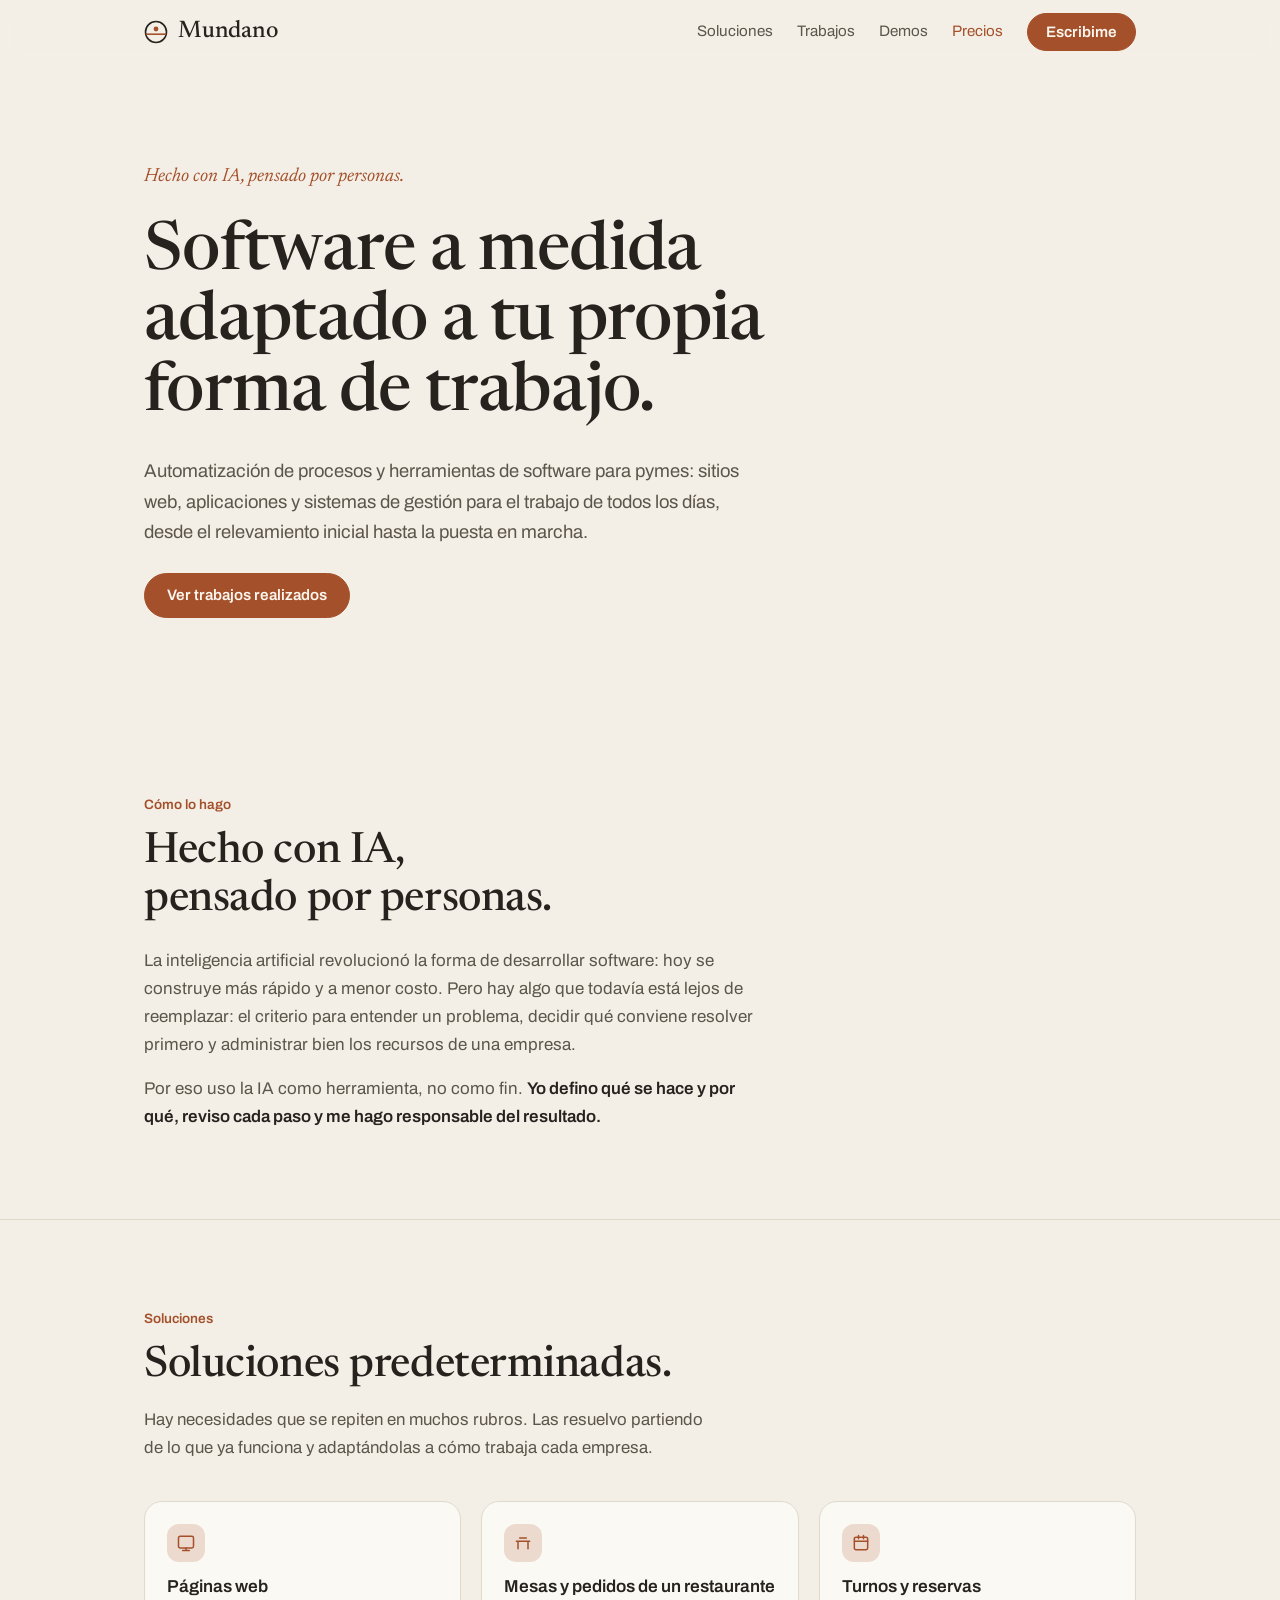
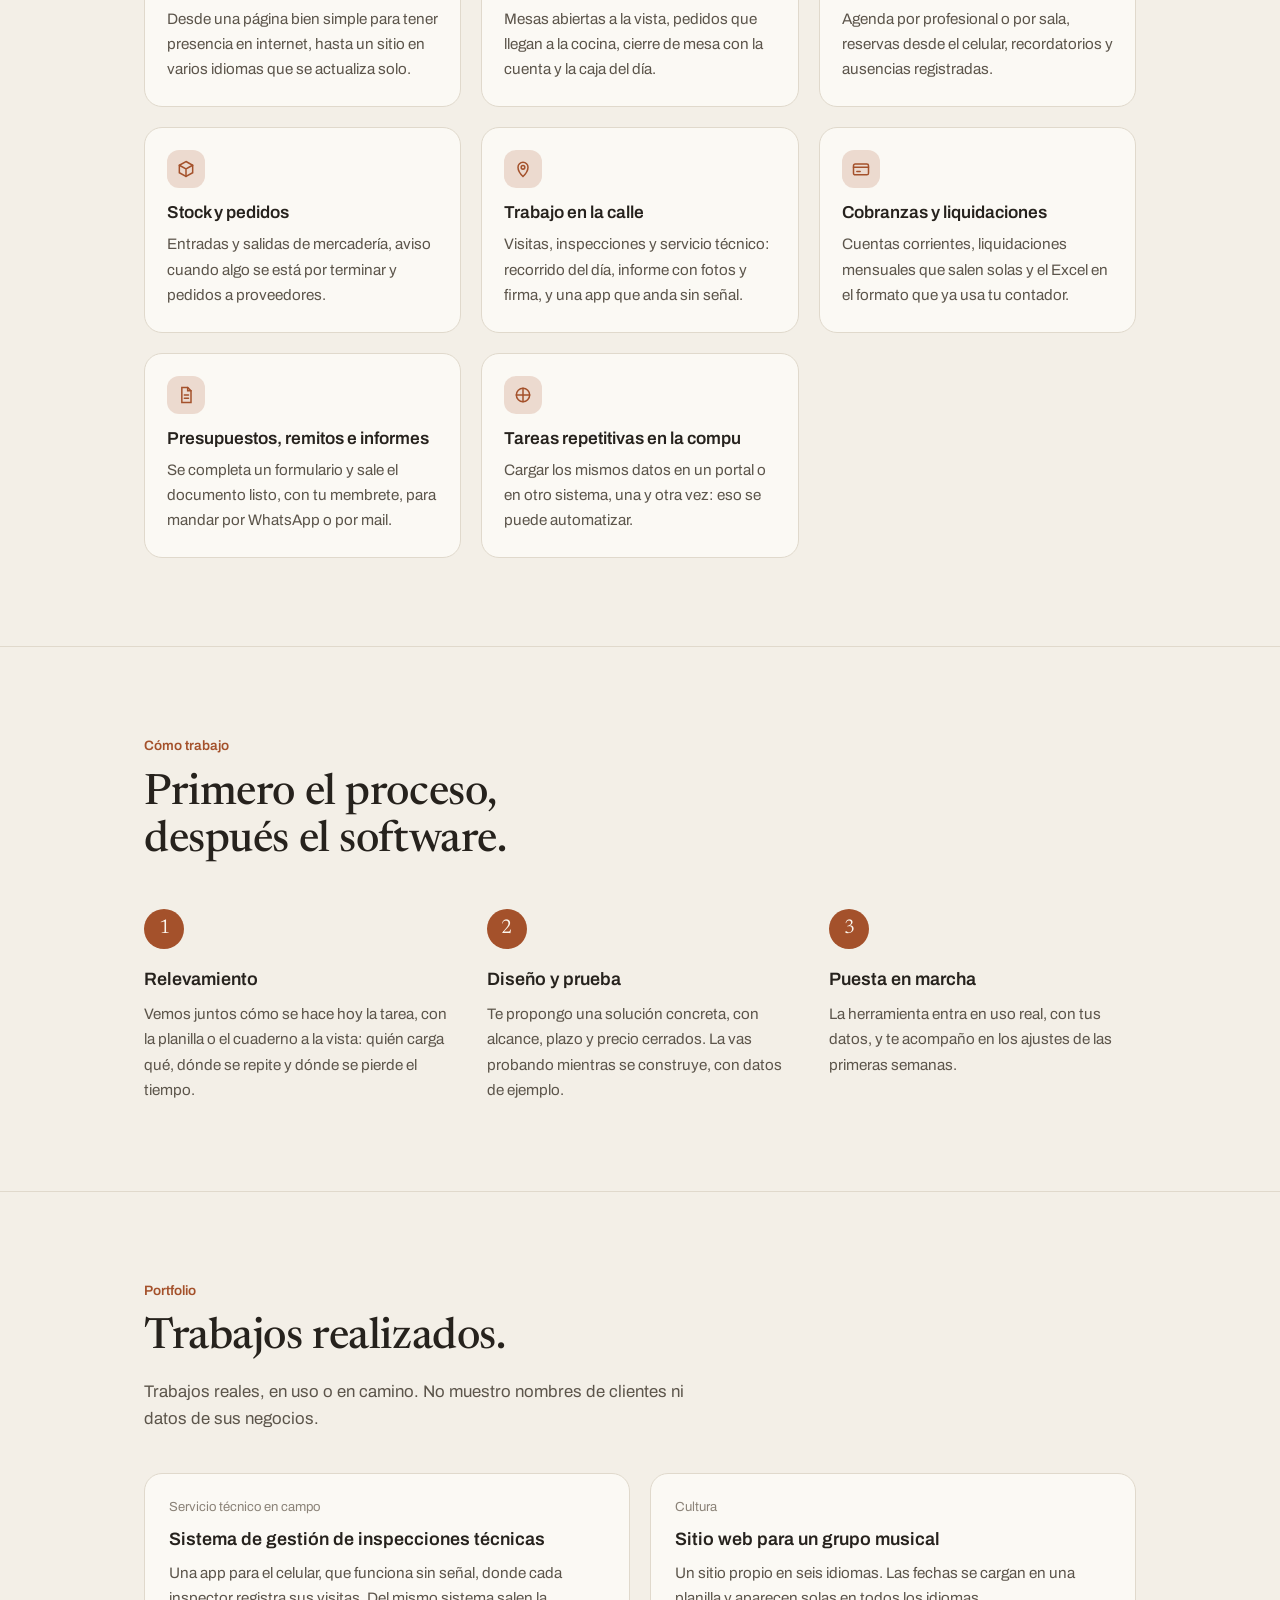
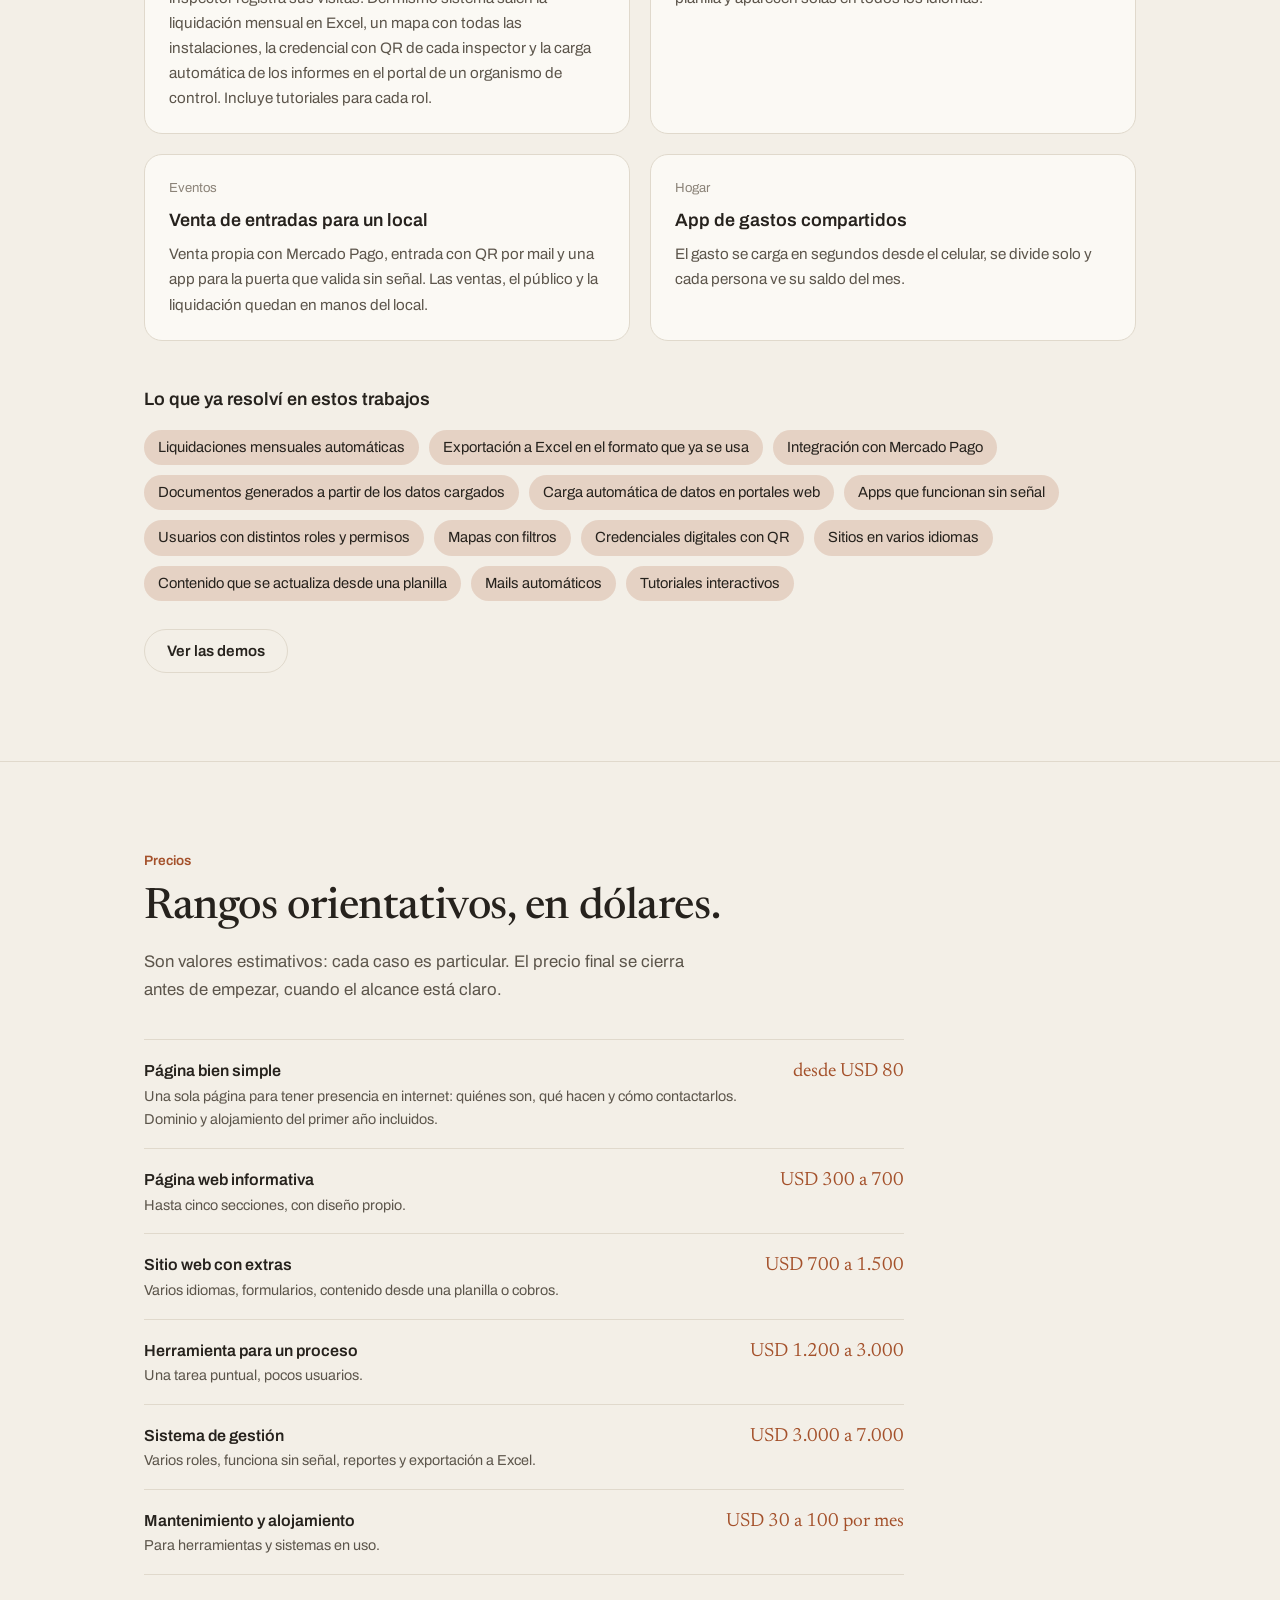
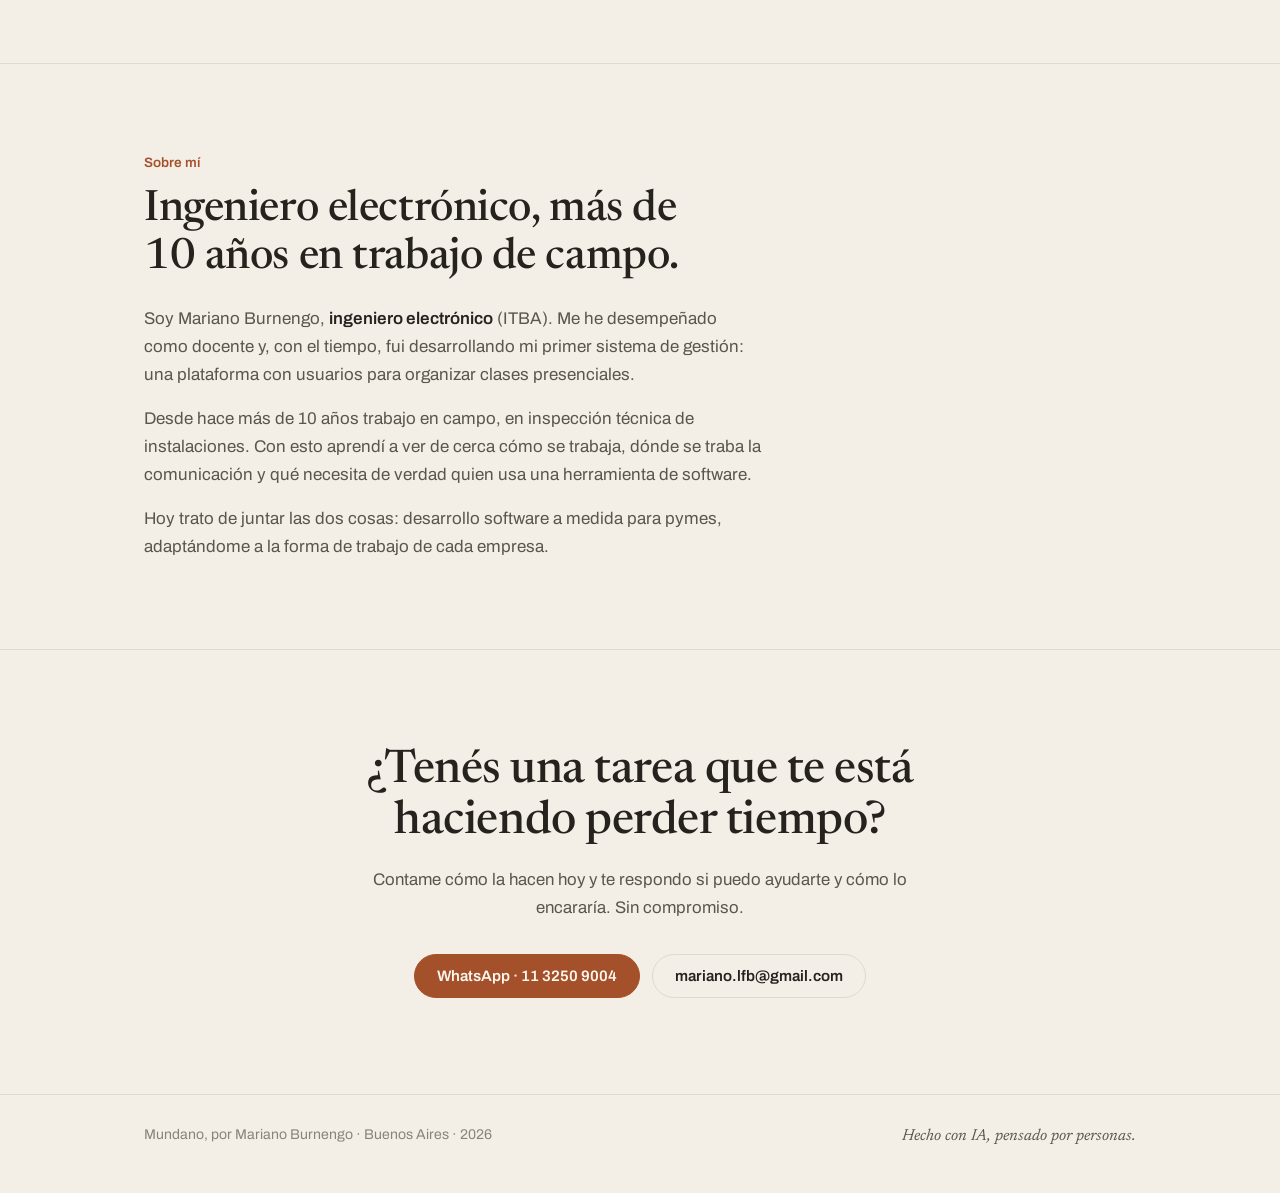
<file: index.html>
<!doctype html>
<html lang="es">
<head>
<meta charset="utf-8">
<meta name="viewport" content="width=device-width, initial-scale=1">
<title>Mundano · Software a medida para pymes</title>
<meta name="description" content="Mundano, por Mariano Burnengo. Automatización de procesos y software a medida para pymes, adaptado a la forma de trabajo de cada empresa. Hecho con IA, pensado por personas.">
<link rel="icon" href="icono.svg" type="image/svg+xml">
<link rel="apple-touch-icon" href="icono-180.png">
<meta name="theme-color" content="#f3efe7">
<meta property="og:type" content="website">
<meta property="og:locale" content="es_AR">
<meta property="og:site_name" content="Mundano">
<meta property="og:url" content="https://marianolfb.github.io/">
<meta property="og:title" content="Mundano · Software a medida adaptado a tu propia forma de trabajo.">
<meta property="og:description" content="Automatización de procesos y software a medida para pymes, por Mariano Burnengo. Hecho con IA, pensado por personas.">
<meta property="og:image" content="https://marianolfb.github.io/compartir.png">
<meta property="og:image:width" content="1200">
<meta property="og:image:height" content="630">
<meta property="og:image:alt" content="Mundano, por Mariano Burnengo">
<meta name="twitter:card" content="summary_large_image">
<link rel="stylesheet" href="https://fonts.googleapis.com/css2?family=Archivo:wght@400;500;600;700&family=Newsreader:ital,opsz,wght@0,6..72,400;0,6..72,500;1,6..72,400;1,6..72,500&display=swap">
<link rel="stylesheet" href="estilo.css">
</head>
<body>

<header class="cabeza">
  <div class="wrap">
    <a class="marca" href="#top" aria-label="Mundano, inicio">
      <svg viewBox="0 0 24 24" aria-hidden="true"><circle cx="12" cy="12" r="10.5" fill="none" stroke="currentColor" stroke-width="1.6"/><path d="M1.8 14.2h20.4" stroke="var(--tierra)" stroke-width="1.6"/><circle cx="12" cy="9" r="2.4" fill="var(--tierra)"/></svg>
      Mundano
    </a>
    <nav class="nav" aria-label="Secciones">
      <a href="#soluciones">Soluciones</a>
      <a href="#trabajos">Trabajos</a>
      <a href="demos.html">Demos</a>
      <a href="#precios">Precios</a>
      <a class="btn" href="#contacto">Escribime</a>
    </nav>
  </div>
</header>

<main id="top">

  <section class="wrap portada">
    <p class="lema">Hecho con IA, pensado por personas.</p>
    <h1 class="serif">Software a medida adaptado a tu propia forma de trabajo.</h1>
    <p class="bajada">Automatización de procesos y herramientas de software para pymes: sitios web, aplicaciones y sistemas de gestión para el trabajo de todos los días, desde el relevamiento inicial hasta la puesta en marcha.</p>
    <div class="acciones">
      <a class="btn" href="#trabajos">Ver trabajos realizados</a>
    </div>
  </section>

  <section class="sec" id="ia">
    <div class="wrap">
      <p class="etiqueta">Cómo lo hago</p>
      <h2 class="serif">Hecho con IA, pensado por personas.</h2>
      <div class="texto">
        <p>La inteligencia artificial revolucionó la forma de desarrollar software: hoy se construye más rápido y a menor costo. Pero hay algo que todavía está lejos de reemplazar: el criterio para entender un problema, decidir qué conviene resolver primero y administrar bien los recursos de una empresa.</p>
        <p>Por eso uso la IA como herramienta, no como fin. <strong>Yo defino qué se hace y por qué, reviso cada paso y me hago responsable del resultado.</strong></p>
      </div>
    </div>
  </section>

  <section class="sec" id="soluciones">
    <div class="wrap">
      <p class="etiqueta">Soluciones</p>
      <h2 class="serif">Soluciones predeterminadas.</h2>
      <p class="intro">Hay necesidades que se repiten en muchos rubros. Las resuelvo partiendo de lo que ya funciona y adaptándolas a cómo trabaja cada empresa.</p>
      <div class="grilla">
        <div class="tarjeta">
          <div class="icono"><svg viewBox="0 0 24 24" fill="none" stroke="currentColor" stroke-width="1.8" stroke-linecap="round"><rect x="3" y="4" width="18" height="14" rx="2"/><path d="M8 21h8M12 18v3"/></svg></div>
          <h3>Páginas web</h3>
          <p>Desde una página bien simple para tener presencia en internet, hasta un sitio en varios idiomas que se actualiza solo.</p>
        </div>
        <div class="tarjeta">
          <div class="icono"><svg viewBox="0 0 24 24" fill="none" stroke="currentColor" stroke-width="1.8" stroke-linecap="round"><path d="M4 10h16M6 10v9M18 10v9M8 6h8"/></svg></div>
          <h3>Mesas y pedidos de un restaurante</h3>
          <p>Mesas abiertas a la vista, pedidos que llegan a la cocina, cierre de mesa con la cuenta y la caja del día.</p>
        </div>
        <div class="tarjeta">
          <div class="icono"><svg viewBox="0 0 24 24" fill="none" stroke="currentColor" stroke-width="1.8" stroke-linecap="round"><rect x="4" y="5" width="16" height="15" rx="2"/><path d="M4 10h16M9 3v4M15 3v4"/></svg></div>
          <h3>Turnos y reservas</h3>
          <p>Agenda por profesional o por sala, reservas desde el celular, recordatorios y ausencias registradas.</p>
        </div>
        <div class="tarjeta">
          <div class="icono"><svg viewBox="0 0 24 24" fill="none" stroke="currentColor" stroke-width="1.8" stroke-linecap="round"><path d="M12 3l8 4.5v9L12 21l-8-4.5v-9z"/><path d="M4 7.5l8 4.5 8-4.5M12 12v9"/></svg></div>
          <h3>Stock y pedidos</h3>
          <p>Entradas y salidas de mercadería, aviso cuando algo se está por terminar y pedidos a proveedores.</p>
        </div>
        <div class="tarjeta">
          <div class="icono"><svg viewBox="0 0 24 24" fill="none" stroke="currentColor" stroke-width="1.8" stroke-linecap="round"><path d="M12 21s-6-5.5-6-11a6 6 0 0 1 12 0c0 5.5-6 11-6 11z"/><circle cx="12" cy="10" r="2.2"/></svg></div>
          <h3>Trabajo en la calle</h3>
          <p>Visitas, inspecciones y servicio técnico: recorrido del día, informe con fotos y firma, y una app que anda sin señal.</p>
        </div>
        <div class="tarjeta">
          <div class="icono"><svg viewBox="0 0 24 24" fill="none" stroke="currentColor" stroke-width="1.8" stroke-linecap="round"><rect x="3" y="6" width="18" height="13" rx="2"/><path d="M3 10h18M7 15h4"/></svg></div>
          <h3>Cobranzas y liquidaciones</h3>
          <p>Cuentas corrientes, liquidaciones mensuales que salen solas y el Excel en el formato que ya usa tu contador.</p>
        </div>
        <div class="tarjeta">
          <div class="icono"><svg viewBox="0 0 24 24" fill="none" stroke="currentColor" stroke-width="1.8" stroke-linecap="round"><path d="M7 3h7l4 4v14H7z"/><path d="M14 3v4h4M10 12h5M10 16h5"/></svg></div>
          <h3>Presupuestos, remitos e informes</h3>
          <p>Se completa un formulario y sale el documento listo, con tu membrete, para mandar por WhatsApp o por mail.</p>
        </div>
        <div class="tarjeta">
          <div class="icono"><svg viewBox="0 0 24 24" fill="none" stroke="currentColor" stroke-width="1.8" stroke-linecap="round"><path d="M4 12h16M12 4v16"/><circle cx="12" cy="12" r="8"/></svg></div>
          <h3>Tareas repetitivas en la compu</h3>
          <p>Cargar los mismos datos en un portal o en otro sistema, una y otra vez: eso se puede automatizar.</p>
        </div>
      </div>
    </div>
  </section>

  <section class="sec" id="proceso">
    <div class="wrap">
      <p class="etiqueta">Cómo trabajo</p>
      <h2 class="serif">Primero el proceso, después el software.</h2>
      <div class="pasos">
        <div class="paso"><h3>Relevamiento</h3><p>Vemos juntos cómo se hace hoy la tarea, con la planilla o el cuaderno a la vista: quién carga qué, dónde se repite y dónde se pierde el tiempo.</p></div>
        <div class="paso"><h3>Diseño y prueba</h3><p>Te propongo una solución concreta, con alcance, plazo y precio cerrados. La vas probando mientras se construye, con datos de ejemplo.</p></div>
        <div class="paso"><h3>Puesta en marcha</h3><p>La herramienta entra en uso real, con tus datos, y te acompaño en los ajustes de las primeras semanas.</p></div>
      </div>
    </div>
  </section>

  <section class="sec" id="trabajos">
    <div class="wrap">
      <p class="etiqueta">Portfolio</p>
      <h2 class="serif">Trabajos realizados.</h2>
      <p class="intro">Trabajos reales, en uso o en camino. No muestro nombres de clientes ni datos de sus negocios.</p>
      <div class="casos">
        <article class="caso">
          <span class="rubro">Servicio técnico en campo</span>
          <h3>Sistema de gestión de inspecciones técnicas</h3>
          <p>Una app para el celular, que funciona sin señal, donde cada inspector registra sus visitas. Del mismo sistema salen la liquidación mensual en Excel, un mapa con todas las instalaciones, la credencial con QR de cada inspector y la carga automática de los informes en el portal de un organismo de control. Incluye tutoriales para cada rol.</p>
        </article>
        <article class="caso">
          <span class="rubro">Cultura</span>
          <h3>Sitio web para un grupo musical</h3>
          <p>Un sitio propio en seis idiomas. Las fechas se cargan en una planilla y aparecen solas en todos los idiomas.</p>
        </article>
        <article class="caso">
          <span class="rubro">Eventos</span>
          <h3>Venta de entradas para un local</h3>
          <p>Venta propia con Mercado Pago, entrada con QR por mail y una app para la puerta que valida sin señal. Las ventas, el público y la liquidación quedan en manos del local.</p>
        </article>
        <article class="caso">
          <span class="rubro">Hogar</span>
          <h3>App de gastos compartidos</h3>
          <p>El gasto se carga en segundos desde el celular, se divide solo y cada persona ve su saldo del mes.</p>
        </article>
      </div>
      <h3 class="subtitulo">Lo que ya resolví en estos trabajos</h3>
      <ul class="resuelto">
        <li>Liquidaciones mensuales automáticas</li>
        <li>Exportación a Excel en el formato que ya se usa</li>
        <li>Integración con Mercado Pago</li>
        <li>Documentos generados a partir de los datos cargados</li>
        <li>Carga automática de datos en portales web</li>
        <li>Apps que funcionan sin señal</li>
        <li>Usuarios con distintos roles y permisos</li>
        <li>Mapas con filtros</li>
        <li>Credenciales digitales con QR</li>
        <li>Sitios en varios idiomas</li>
        <li>Contenido que se actualiza desde una planilla</li>
        <li>Mails automáticos</li>
        <li>Tutoriales interactivos</li>
      </ul>
      <div class="acciones" style="margin-top:28px"><a class="btn suave" href="demos.html">Ver las demos</a></div>
    </div>
  </section>

  <section class="sec" id="precios">
    <div class="wrap">
      <p class="etiqueta">Precios</p>
      <h2 class="serif">Rangos orientativos, en dólares.</h2>
      <p class="intro">Son valores estimativos: cada caso es particular. El precio final se cierra antes de empezar, cuando el alcance está claro.</p>
      <div class="precios">
        <div class="precio"><div><b>Página bien simple</b><span>Una sola página para tener presencia en internet: quiénes son, qué hacen y cómo contactarlos. Dominio y alojamiento del primer año incluidos.</span></div><span class="monto">desde USD 80</span></div>
        <div class="precio"><div><b>Página web informativa</b><span>Hasta cinco secciones, con diseño propio.</span></div><span class="monto">USD 300 a 700</span></div>
        <div class="precio"><div><b>Sitio web con extras</b><span>Varios idiomas, formularios, contenido desde una planilla o cobros.</span></div><span class="monto">USD 700 a 1.500</span></div>
        <div class="precio"><div><b>Herramienta para un proceso</b><span>Una tarea puntual, pocos usuarios.</span></div><span class="monto">USD 1.200 a 3.000</span></div>
        <div class="precio"><div><b>Sistema de gestión</b><span>Varios roles, funciona sin señal, reportes y exportación a Excel.</span></div><span class="monto">USD 3.000 a 7.000</span></div>
        <div class="precio"><div><b>Mantenimiento y alojamiento</b><span>Para herramientas y sistemas en uso.</span></div><span class="monto">USD 30 a 100 por mes</span></div>
      </div>
    </div>
  </section>

  <section class="sec" id="sobre-mi">
    <div class="wrap">
      <p class="etiqueta">Sobre mí</p>
      <h2 class="serif">Ingeniero electrónico, más de 10 años en trabajo de campo.</h2>
      <div class="texto">
        <p>Soy Mariano Burnengo, <strong>ingeniero electrónico</strong> (ITBA). Me he desempeñado como docente y, con el tiempo, fui desarrollando mi primer sistema de gestión: una plataforma con usuarios para organizar clases presenciales.</p>
        <p>Desde hace más de 10 años trabajo en campo, en inspección técnica de instalaciones. Con esto aprendí a ver de cerca cómo se trabaja, dónde se traba la comunicación y qué necesita de verdad quien usa una herramienta de software.</p>
        <p>Hoy trato de juntar las dos cosas: desarrollo software a medida para pymes, adaptándome a la forma de trabajo de cada empresa.</p>
      </div>
    </div>
  </section>

  <section class="contacto" id="contacto">
    <div class="wrap">
      <h2 class="serif">¿Tenés una tarea que te está haciendo perder tiempo?</h2>
      <p class="intro">Contame cómo la hacen hoy y te respondo si puedo ayudarte y cómo lo encararía. Sin compromiso.</p>
      <div class="acciones">
        <a class="btn" href="https://wa.me/5491132509004?text=Hola%20Mariano%2C%20vi%20tu%20p%C3%A1gina%20y%20quer%C3%ADa%20consultarte%20por%20un%20proyecto.">WhatsApp · 11 3250 9004</a>
        <a class="btn suave" href="mailto:mariano.lfb@gmail.com?subject=Consulta%20por%20un%20proyecto">mariano.lfb@gmail.com</a>
      </div>
    </div>
  </section>

</main>

<footer class="pie">
  <div class="wrap">
    <span>Mundano, por Mariano Burnengo · Buenos Aires · 2026</span>
    <em>Hecho con IA, pensado por personas.</em>
  </div>
</footer>

<script>
  (function () {
    var links = document.querySelectorAll(".nav a:not(.btn)");
    if (!("IntersectionObserver" in window)) return;
    var io = new IntersectionObserver(function (entries) {
      entries.forEach(function (e) {
        if (!e.isIntersecting) return;
        links.forEach(function (a) { if (a.getAttribute("href") === "#" + e.target.id) a.setAttribute("aria-current", "true"); else a.removeAttribute("aria-current"); });
      });
    }, { rootMargin: "-25% 0px -65% 0px" });
    ["soluciones", "trabajos", "precios", "contacto"].forEach(function (id) { var el = document.getElementById(id); if (el) io.observe(el); });
  })();
</script>

</body>
</html>
</file>
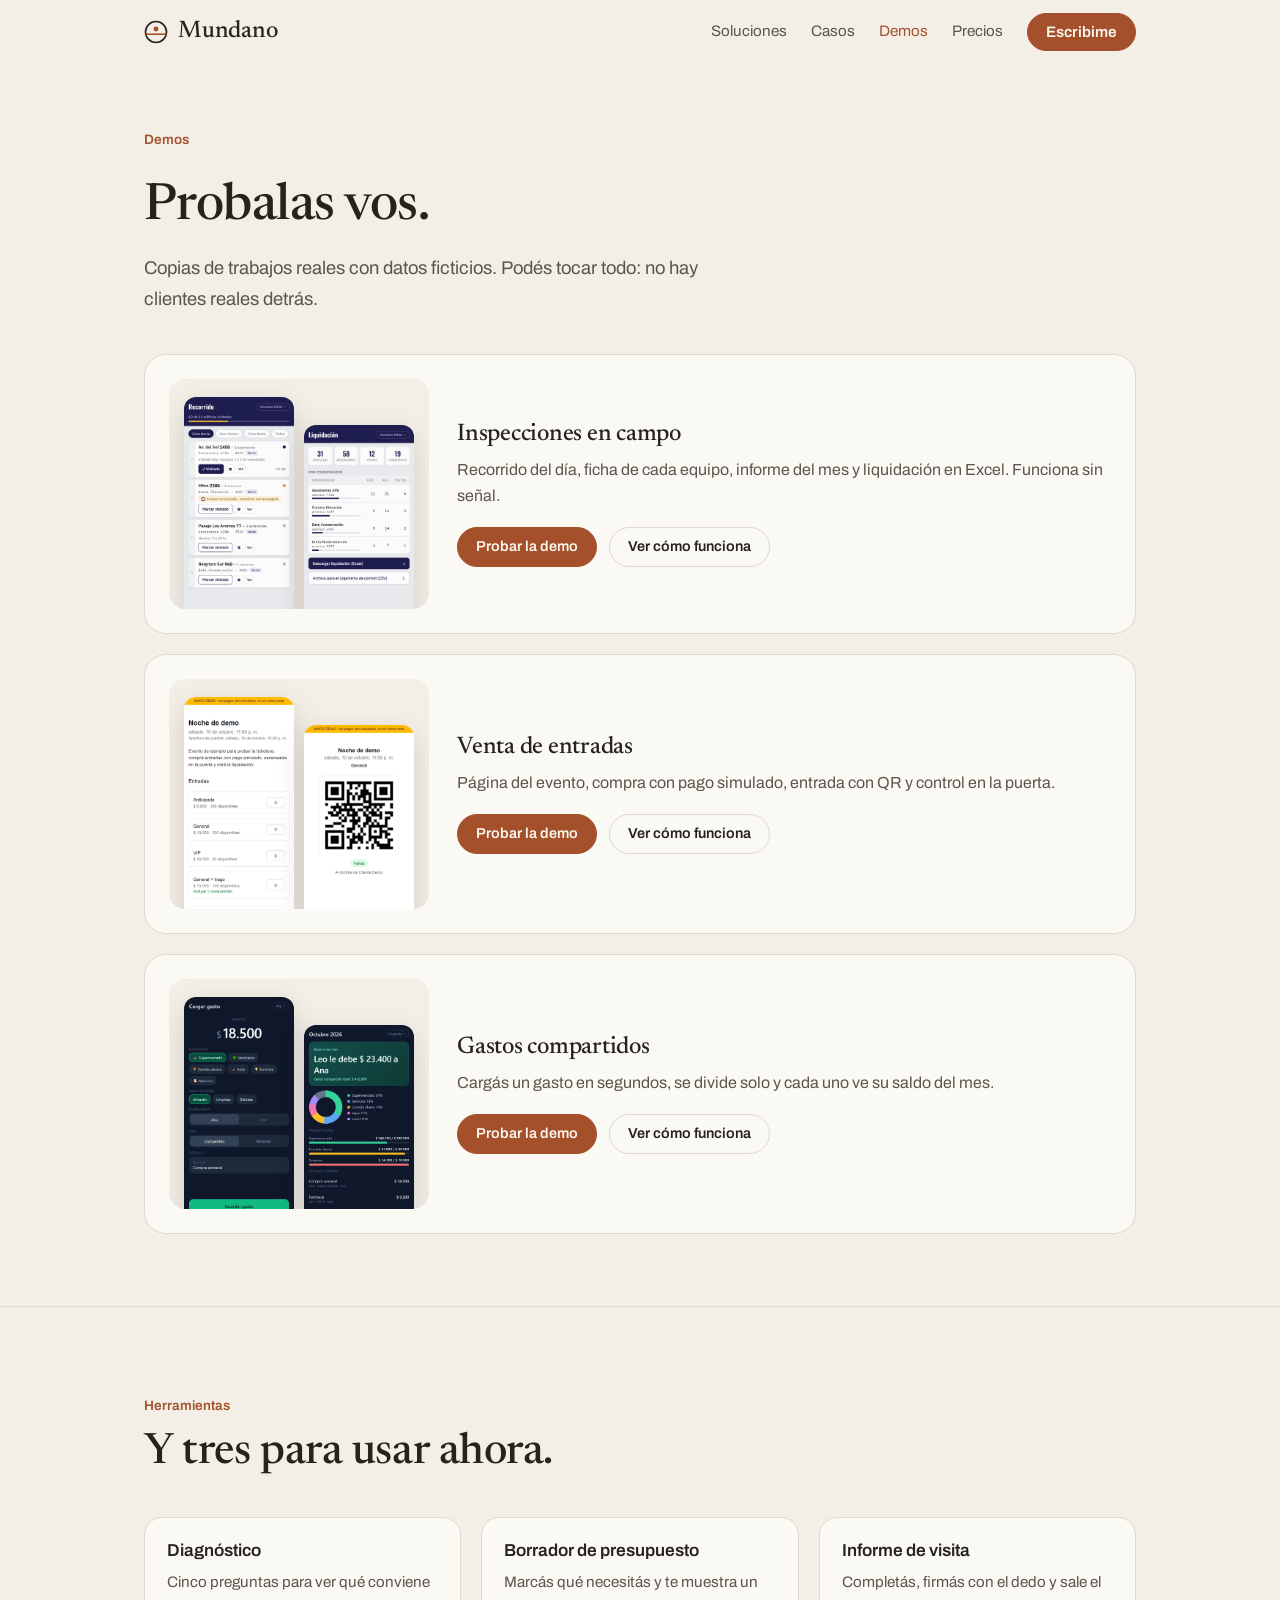
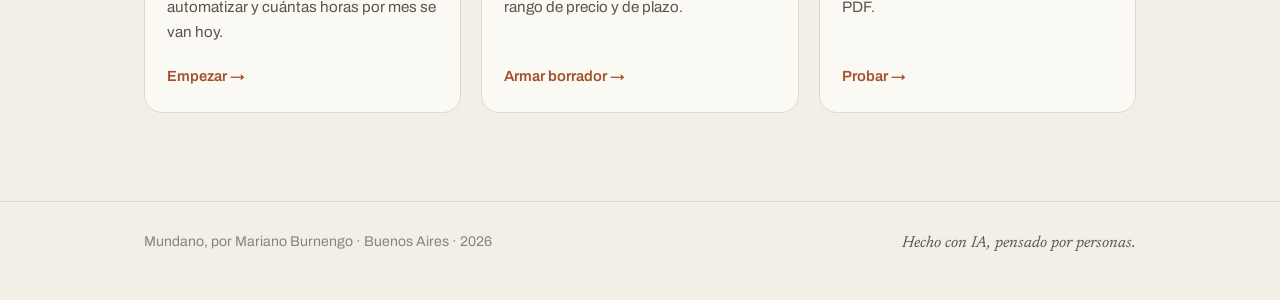
<file: demos.html>
<!doctype html>
<html lang="es">
<head>
<meta charset="utf-8">
<meta name="viewport" content="width=device-width, initial-scale=1">
<title>Demos · Mundano</title>
<meta name="description" content="Demos para probar, con datos ficticios: inspecciones en campo, gastos compartidos y venta de entradas.">
<link rel="icon" href="icono.svg" type="image/svg+xml">
<meta name="theme-color" content="#f3efe7">
<link rel="stylesheet" href="https://fonts.googleapis.com/css2?family=Archivo:wght@400;500;600;700&family=Newsreader:ital,opsz,wght@0,6..72,400;0,6..72,500;1,6..72,400;1,6..72,500&display=swap">
<link rel="stylesheet" href="estilo.css">
</head>
<body>
<header class="cabeza" id="cabeza"></header>

<main>
  <section class="wrap portada chica">
    <p class="etiqueta">Demos</p>
    <h1 class="serif">Probalas vos.</h1>
    <p class="bajada">Copias de trabajos reales con datos ficticios. Podés tocar todo: no hay clientes reales detrás.</p>
  </section>

  <section class="wrap" style="padding-bottom:72px">
    <article class="demo">
      <div class="vista">
        <img src="img/inspecciones-1-recorrido.webp" width="390" height="844" alt="Pantalla Recorrido: lista de edificios por zona con estado de visita">
        <img src="img/inspecciones-2-liquidacion.webp" width="390" height="844" alt="Pantalla Liquidación: totales del mes">
      </div>
      <div>
        <h3 class="serif">Inspecciones en campo</h3>
        <p>Recorrido del día, ficha de cada equipo, informe del mes y liquidación en Excel. Funciona sin señal.</p>
        <div class="acciones"><a class="btn" href="https://plomada-demo-cyan.vercel.app" target="_blank" rel="noopener">Probar la demo</a><a class="btn suave" href="tutoriales/tutorial-inspecciones.html" target="_blank" rel="noopener">Ver cómo funciona</a></div>
      </div>
    </article>
    <article class="demo">
      <div class="vista">
        <img src="img/ticketera-2-evento.webp" width="390" height="844" alt="Página de un evento con los tipos de entrada">
        <img src="img/ticketera-6-entrada.webp" width="390" height="844" alt="Entrada con código QR">
      </div>
      <div>
        <h3 class="serif">Venta de entradas</h3>
        <p>Página del evento, compra con pago simulado, entrada con QR y control en la puerta.</p>
        <div class="acciones"><a class="btn" href="https://ticketera-demo-three.vercel.app" target="_blank" rel="noopener">Probar la demo</a><a class="btn suave" href="tutoriales/tutorial-ticketera.html" target="_blank" rel="noopener">Ver cómo funciona</a></div>
      </div>
    </article>
    <article class="demo">
      <div class="vista">
        <img src="img/gastos-1-cargar.webp" width="390" height="844" alt="Pantalla Cargar gasto">
        <img src="img/gastos-2-mes.webp" width="390" height="844" alt="Pantalla Mes: balance y gráfico por categoría">
      </div>
      <div>
        <h3 class="serif">Gastos compartidos</h3>
        <p>Cargás un gasto en segundos, se divide solo y cada uno ve su saldo del mes.</p>
        <div class="acciones"><a class="btn" href="https://gastos-demo.vercel.app" target="_blank" rel="noopener">Probar la demo</a><a class="btn suave" href="tutoriales/tutorial-gastos-compartidos.html" target="_blank" rel="noopener">Ver cómo funciona</a></div>
      </div>
    </article>
  </section>

  <section class="sec" style="border-top:1px solid var(--linea)">
    <div class="wrap">
      <p class="etiqueta">Herramientas</p>
      <h2 class="serif">Y tres para usar ahora.</h2>
      <div class="grilla">
        <a class="tarjeta" href="diagnostico.html"><h3>Diagnóstico</h3><p>Cinco preguntas para ver qué conviene automatizar y cuántas horas por mes se van hoy.</p><span class="ir">Empezar →</span></a>
        <a class="tarjeta" href="presupuesto.html"><h3>Borrador de presupuesto</h3><p>Marcás qué necesitás y te muestra un rango de precio y de plazo.</p><span class="ir">Armar borrador →</span></a>
        <a class="tarjeta" href="informe.html"><h3>Informe de visita</h3><p>Completás, firmás con el dedo y sale el PDF.</p><span class="ir">Probar →</span></a>
      </div>
    </div>
  </section>
</main>

<footer class="pie" id="pie"></footer>
<script src="comun.js"></script>
</body>
</html>
</file>
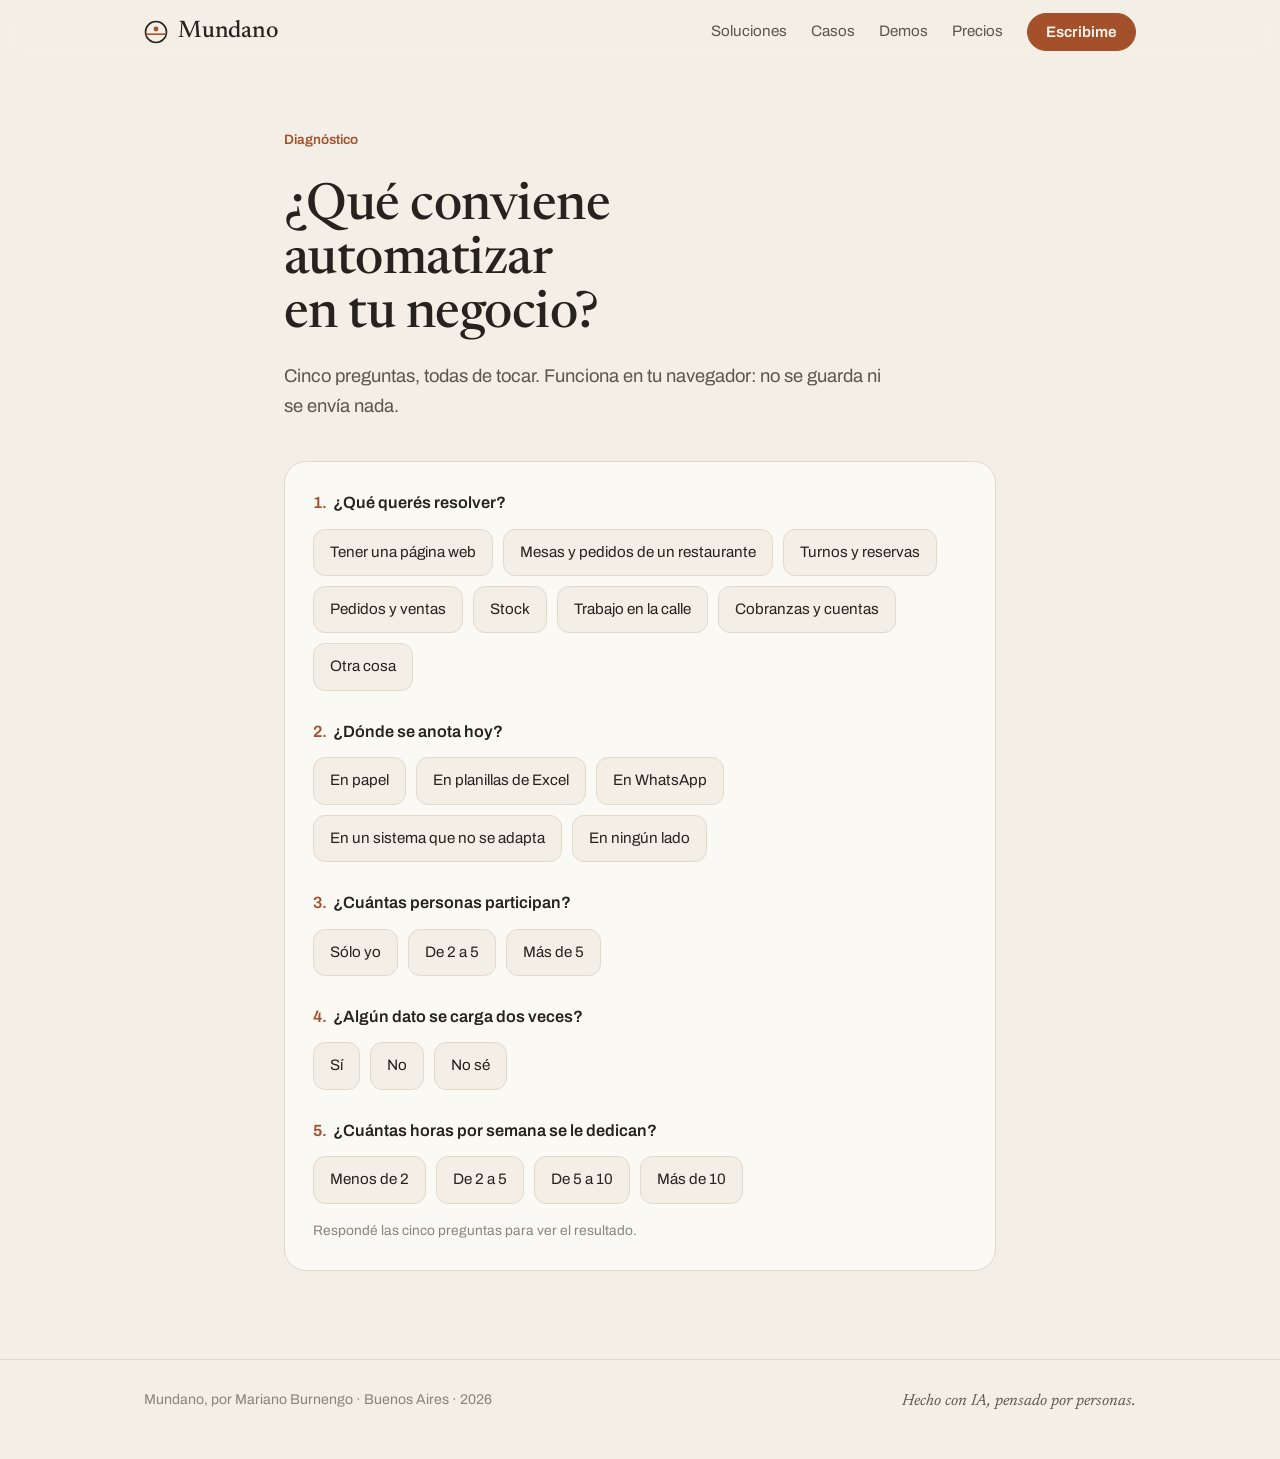
<file: diagnostico.html>
<!doctype html>
<html lang="es">
<head>
<meta charset="utf-8">
<meta name="viewport" content="width=device-width, initial-scale=1">
<title>Diagnóstico · Mundano</title>
<meta name="description" content="Cinco preguntas para ver qué conviene automatizar en tu negocio y cuántas horas por mes se van hoy en eso.">
<link rel="icon" href="icono.svg" type="image/svg+xml">
<meta name="theme-color" content="#f3efe7">
<link rel="stylesheet" href="https://fonts.googleapis.com/css2?family=Archivo:wght@400;500;600;700&family=Newsreader:ital,opsz,wght@0,6..72,400;0,6..72,500;1,6..72,400;1,6..72,500&display=swap">
<link rel="stylesheet" href="estilo.css">
</head>
<body>
<header class="cabeza" id="cabeza"></header>

<main>
  <section class="wrap angosto portada chica">
    <p class="etiqueta">Diagnóstico</p>
    <h1 class="serif">¿Qué conviene automatizar en tu negocio?</h1>
    <p class="bajada">Cinco preguntas, todas de tocar. Funciona en tu navegador: no se guarda ni se envía nada.</p>
  </section>

  <section class="wrap angosto" style="padding-bottom:88px">
    <form class="panel" id="form" onsubmit="return false">
      <fieldset class="pregunta">
        <legend><span class="num">1.</span>¿Qué querés resolver?</legend>
        <div class="opciones" data-nombre="que">
          <label class="opcion"><input type="radio" name="que" value="web"><span>Tener una página web</span></label>
          <label class="opcion"><input type="radio" name="que" value="restaurante"><span>Mesas y pedidos de un restaurante</span></label>
          <label class="opcion"><input type="radio" name="que" value="turnos"><span>Turnos y reservas</span></label>
          <label class="opcion"><input type="radio" name="que" value="ventas"><span>Pedidos y ventas</span></label>
          <label class="opcion"><input type="radio" name="que" value="stock"><span>Stock</span></label>
          <label class="opcion"><input type="radio" name="que" value="calle"><span>Trabajo en la calle</span></label>
          <label class="opcion"><input type="radio" name="que" value="cobranzas"><span>Cobranzas y cuentas</span></label>
          <label class="opcion"><input type="radio" name="que" value="otra"><span>Otra cosa</span></label>
        </div>
      </fieldset>
      <fieldset class="pregunta">
        <legend><span class="num">2.</span>¿Dónde se anota hoy?</legend>
        <div class="opciones">
          <label class="opcion"><input type="radio" name="donde" value="papel"><span>En papel</span></label>
          <label class="opcion"><input type="radio" name="donde" value="excel"><span>En planillas de Excel</span></label>
          <label class="opcion"><input type="radio" name="donde" value="whatsapp"><span>En WhatsApp</span></label>
          <label class="opcion"><input type="radio" name="donde" value="sistema"><span>En un sistema que no se adapta</span></label>
          <label class="opcion"><input type="radio" name="donde" value="nada"><span>En ningún lado</span></label>
        </div>
      </fieldset>
      <fieldset class="pregunta">
        <legend><span class="num">3.</span>¿Cuántas personas participan?</legend>
        <div class="opciones">
          <label class="opcion"><input type="radio" name="personas" value="1"><span>Sólo yo</span></label>
          <label class="opcion"><input type="radio" name="personas" value="2"><span>De 2 a 5</span></label>
          <label class="opcion"><input type="radio" name="personas" value="6"><span>Más de 5</span></label>
        </div>
      </fieldset>
      <fieldset class="pregunta">
        <legend><span class="num">4.</span>¿Algún dato se carga dos veces?</legend>
        <div class="opciones">
          <label class="opcion"><input type="radio" name="doble" value="si"><span>Sí</span></label>
          <label class="opcion"><input type="radio" name="doble" value="no"><span>No</span></label>
          <label class="opcion"><input type="radio" name="doble" value="nose"><span>No sé</span></label>
        </div>
      </fieldset>
      <fieldset class="pregunta" style="margin-bottom:0">
        <legend><span class="num">5.</span>¿Cuántas horas por semana se le dedican?</legend>
        <div class="opciones">
          <label class="opcion"><input type="radio" name="horas" value="1.5"><span>Menos de 2</span></label>
          <label class="opcion"><input type="radio" name="horas" value="3.5"><span>De 2 a 5</span></label>
          <label class="opcion"><input type="radio" name="horas" value="7.5"><span>De 5 a 10</span></label>
          <label class="opcion"><input type="radio" name="horas" value="12"><span>Más de 10</span></label>
        </div>
      </fieldset>

      <p class="aviso" id="falta">Respondé las cinco preguntas para ver el resultado.</p>

      <div class="resultado" id="resultado" hidden aria-live="polite">
        <p class="etiqueta">Tu resultado</p>
        <p class="grande" id="horasMes"></p>
        <p class="intro" id="horasTexto" style="margin-top:8px"></p>
        <h2 class="serif" style="font-size:1.5rem;margin-top:28px">Lo que te recomendaría</h2>
        <ul class="recos" id="recos"></ul>
        <p class="intro" id="tipoTexto" style="margin-top:22px"></p>
        <div class="acciones" style="margin-top:22px">
          <a class="btn" id="irPresupuesto" href="presupuesto.html">Armar borrador de presupuesto</a>
          <button type="button" class="btn suave" id="consultar">Consultar por WhatsApp</button>
        </div>
      </div>
    </form>
  </section>
</main>

<footer class="pie" id="pie"></footer>
<script src="comun.js"></script>
<script>
  var form = document.getElementById("form");
  var NOMBRES = {
    que: { restaurante: "mesas y pedidos de un restaurante", turnos: "turnos y reservas", ventas: "pedidos y ventas", stock: "stock", calle: "trabajo en la calle", cobranzas: "cobranzas y cuentas", web: "tener una página web", otra: "otra cosa" },
    donde: { papel: "en papel", excel: "en planillas de Excel", whatsapp: "en WhatsApp", sistema: "en un sistema que no se adapta", nada: "en ningún lado" },
    personas: { "1": "sólo yo", "2": "de 2 a 5 personas", "6": "más de 5 personas" },
    horas: { "1.5": "menos de 2 horas por semana", "3.5": "de 2 a 5 horas por semana", "7.5": "de 5 a 10 horas por semana", "12": "más de 10 horas por semana" }
  };
  var POR_TEMA = {
    restaurante: ["Mesas y pedidos en una tablet o celular", "Cada mesa abierta a la vista, el pedido llega directo a la cocina y al cerrar la mesa sale la cuenta. La caja del día se arma sola."],
    turnos: ["Agenda en línea con recordatorios", "Los clientes reservan desde el celular, cada profesional ve su agenda y los recordatorios salen solos, lo que baja las ausencias."],
    ventas: ["Un solo lugar para los pedidos", "Cada pedido queda registrado con su estado (pedido, preparado, entregado, cobrado) y se ve quién lo tomó."],
    stock: ["Stock que se descuenta solo", "Cada venta o salida descuenta la mercadería y la herramienta avisa cuando algo se está por terminar."],
    calle: ["Una app que funcione sin señal", "El recorrido del día y los informes en el celular, con fotos y firma. Se sincroniza cuando vuelve la conexión."],
    cobranzas: ["Cuentas claras por cliente", "Cuánto debe cada uno, desde cuándo, y avisos de vencimiento. A fin de mes, el resumen sale solo."],
    web: ["Una página propia", "Si sólo necesitás estar en internet, alcanza con una página bien simple. Si querés vender o mostrar mucho contenido, un sitio más completo."],
    otra: ["Empezar por la tarea que más tiempo lleva", "Con una charla corta vemos cuál conviene resolver primero."]
  };
  var POR_LUGAR = {
    papel: ["Del papel al celular", "Se anota en el momento, desde el celular. Nada se pierde y no hay que pasarlo en limpio."],
    excel: ["Tu planilla no se pierde", "La herramienta puede tomar lo que ya tenés y exportar en el mismo formato de Excel."],
    whatsapp: ["Que nada se pierda en el chat", "Lo que hoy llega por WhatsApp queda registrado, ordenado y con su estado."],
    sistema: ["Complementar antes de cambiar todo", "A veces alcanza con una herramienta que se ocupe justo de lo que tu sistema no resuelve."],
    nada: ["Empezar a registrar", "Lo primero es tener los datos en un lugar. Con eso ya se pueden ver números que hoy no ves."]
  };

  function valor(n) { var el = form.querySelector('input[name="' + n + '"]:checked'); return el ? el.value : null; }
  function tipoSugerido(r) {
    if (r.que === "web") return "pagina";
    if (r.personas === "6" || (r.personas === "2" && r.doble === "si")) return "sistema";
    return "herramienta";
  }
  var TIPOS = { pagina: "una página web", herramienta: "una herramienta para un proceso", sistema: "un sistema de gestión" };

  function actualizar() {
    var r = { que: valor("que"), donde: valor("donde"), personas: valor("personas"), doble: valor("doble"), horas: valor("horas") };
    var completo = r.que && r.donde && r.personas && r.doble && r.horas;
    document.getElementById("falta").hidden = !!completo;
    var res = document.getElementById("resultado");
    if (!completo) { res.hidden = true; return; }
    var primera = res.hidden;
    res.hidden = false;

    var mes = Math.round(parseFloat(r.horas) * 4.3);
    document.getElementById("horasMes").textContent = "Unas " + mes + " horas por mes";
    document.getElementById("horasTexto").textContent = r.que === "web"
      ? "Es el tiempo que hoy dedicás a responder consultas que una página podría contestar sola."
      : "Es lo que hoy se va en " + NOMBRES.que[r.que] + ". Buena parte de ese tiempo es cargar, copiar y buscar datos, y eso es lo que se automatiza.";

    var recos = [POR_TEMA[r.que]];
    if (r.que !== "web") recos.push(POR_LUGAR[r.donde]);
    if (r.doble === "si" && r.que !== "web") recos.push(["Cada dato, una sola vez", "Se carga una vez y el resto (informes, planillas, avisos) sale de ahí."]);
    else if (r.personas !== "1" && r.que !== "web") recos.push(["Un usuario para cada persona", "Cada uno ve y carga sólo lo que le toca, y queda registrado quién hizo qué."]);
    document.getElementById("recos").innerHTML = recos.slice(0, 3).map(function (x) { return "<li><b>" + x[0] + "</b>" + x[1] + "</li>"; }).join("");

    var tipo = tipoSugerido(r);
    document.getElementById("tipoTexto").textContent = "Por lo que contás, lo tuyo se resuelve con " + TIPOS[tipo] + ".";
    document.getElementById("irPresupuesto").href = "presupuesto.html#tipo=" + tipo + "&tema=" + r.que;
    if (primera) res.scrollIntoView({ behavior: "smooth", block: "start" });
  }
  form.addEventListener("change", actualizar);

  document.getElementById("consultar").addEventListener("click", function () {
    var r = { que: valor("que"), donde: valor("donde"), personas: valor("personas"), doble: valor("doble"), horas: valor("horas") };
    abrirWhatsApp("Hola Mariano, hice el diagnóstico en tu página.\n" +
      "Quiero resolver: " + NOMBRES.que[r.que] + ".\n" +
      "Hoy se anota " + NOMBRES.donde[r.donde] + ".\n" +
      "Participan: " + NOMBRES.personas[r.personas] + ".\n" +
      "¿Datos cargados dos veces?: " + ({ si: "sí", no: "no", nose: "no sé" })[r.doble] + ".\n" +
      "Le dedicamos " + NOMBRES.horas[r.horas] + ".");
  });
</script>
</body>
</html>
</file>
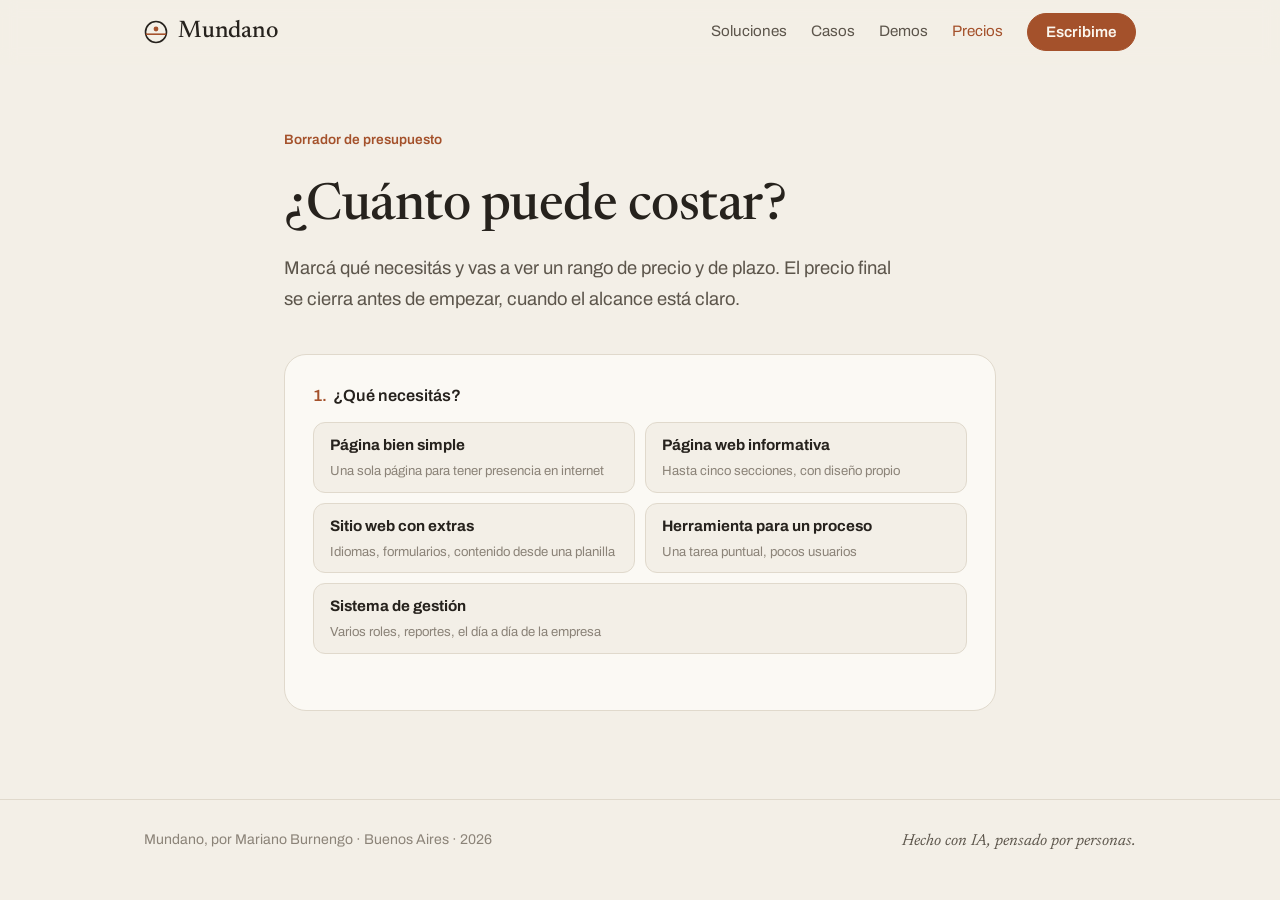
<file: presupuesto.html>
<!doctype html>
<html lang="es">
<head>
<meta charset="utf-8">
<meta name="viewport" content="width=device-width, initial-scale=1">
<title>Borrador de presupuesto · Mundano</title>
<meta name="description" content="Marcá qué necesitás y mirá un rango de precio y de plazo, en dólares.">
<link rel="icon" href="icono.svg" type="image/svg+xml">
<meta name="theme-color" content="#f3efe7">
<link rel="stylesheet" href="https://fonts.googleapis.com/css2?family=Archivo:wght@400;500;600;700&family=Newsreader:ital,opsz,wght@0,6..72,400;0,6..72,500;1,6..72,400;1,6..72,500&display=swap">
<link rel="stylesheet" href="estilo.css">
</head>
<body>
<header class="cabeza" id="cabeza"></header>

<main>
  <section class="wrap angosto portada chica">
    <p class="etiqueta">Borrador de presupuesto</p>
    <h1 class="serif">¿Cuánto puede costar?</h1>
    <p class="bajada">Marcá qué necesitás y vas a ver un rango de precio y de plazo. El precio final se cierra antes de empezar, cuando el alcance está claro.</p>
  </section>

  <section class="wrap angosto" style="padding-bottom:88px">
    <form class="panel" id="form" onsubmit="return false">
      <fieldset class="pregunta">
        <legend><span class="num">1.</span>¿Qué necesitás?</legend>
        <div class="opciones" id="tipos"></div>
      </fieldset>

      <fieldset class="pregunta" id="bloqueExtras" hidden>
        <legend><span class="num">2.</span>¿Qué tiene que incluir?</legend>
        <div class="opciones" id="extras"></div>
      </fieldset>

      <div class="resultado" id="resultado" hidden aria-live="polite">
        <p class="etiqueta">Tu borrador</p>
        <p class="grande" id="rango"></p>
        <p class="intro" id="plazo" style="margin-top:8px"></p>
        <p class="aviso" id="incluye"></p>
        <p class="aviso">Para herramientas y sistemas en uso, el mantenimiento y el alojamiento van aparte: entre USD 30 y 100 por mes.</p>
        <div class="acciones" style="margin-top:22px">
          <button type="button" class="btn" id="enviar">Mandarme el borrador por WhatsApp</button>
          <a class="btn suave" href="diagnostico.html">No sé qué necesito</a>
        </div>
      </div>
    </form>
  </section>
</main>

<footer class="pie" id="pie"></footer>
<script src="comun.js"></script>
<script>
  var EXTRAS_APP = ["Funciona sin señal", "Varios usuarios, cada uno con su rol", "Cobros con Mercado Pago", "Exportar a Excel", "Importar los datos que ya tenés", "Avisos por mail o WhatsApp"];
  var TIPOS = [
    { id: "simple", nombre: "Página bien simple", detalle: "Una sola página para tener presencia en internet", desde: 80, plazo: "unos días", incluye: "Incluye dominio y alojamiento del primer año.", extras: [] },
    { id: "pagina", nombre: "Página web informativa", detalle: "Hasta cinco secciones, con diseño propio", min: 300, max: 700, plazo: "2 a 3 semanas", extras: ["Formulario de contacto", "Galería de fotos", "Mapa y horarios", "Aparecer en Google con tu ficha"] },
    { id: "sitio", nombre: "Sitio web con extras", detalle: "Idiomas, formularios, contenido desde una planilla", min: 700, max: 1500, plazo: "3 a 6 semanas", extras: ["Varios idiomas", "Contenido que se carga desde una planilla", "Cobros en línea", "Formularios que guardan las respuestas"] },
    { id: "herramienta", nombre: "Herramienta para un proceso", detalle: "Una tarea puntual, pocos usuarios", min: 1200, max: 3000, plazo: "1 a 2 meses", extras: EXTRAS_APP },
    { id: "sistema", nombre: "Sistema de gestión", detalle: "Varios roles, reportes, el día a día de la empresa", min: 3000, max: 7000, plazo: "2 a 4 meses", extras: EXTRAS_APP }
  ];

  var cajaTipos = document.getElementById("tipos");
  cajaTipos.innerHTML = TIPOS.map(function (t) {
    return '<label class="opcion bloque"><input type="radio" name="tipo" value="' + t.id + '"><span><b>' + t.nombre + '</b><small>' + t.detalle + '</small></span></label>';
  }).join("");

  function tipoActual() { var el = document.querySelector('input[name="tipo"]:checked'); return el ? TIPOS.filter(function (t) { return t.id === el.value; })[0] : null; }
  function marcados() { return Array.prototype.map.call(document.querySelectorAll('#extras input:checked'), function (i) { return i.value; }); }
  function redondear(n, paso) { return Math.round(n / paso) * paso; }

  function calcular(t, n) {
    if (t.desde) return { texto: "Desde " + usd(t.desde) };
    var total = t.extras.length, frac = total ? n / total : 0, span = t.max - t.min;
    var paso = t.max > 2000 ? 100 : 50;
    var lo = redondear(t.min + span * frac * 0.5, paso);
    var hi = redondear(t.min + span * (0.5 + frac * 0.5), paso);
    return { texto: usd(lo) + " a " + usd(hi).replace("USD ", "") };
  }

  function mostrarExtras(t) {
    var bloque = document.getElementById("bloqueExtras");
    bloque.hidden = !t.extras.length;
    document.getElementById("extras").innerHTML = t.extras.map(function (x) {
      return '<label class="opcion"><input type="checkbox" value="' + x + '"><span>' + x + '</span></label>';
    }).join("");
  }

  function actualizar() {
    var t = tipoActual(), res = document.getElementById("resultado");
    if (!t) { res.hidden = true; return; }
    var r = calcular(t, marcados().length);
    res.hidden = false;
    document.getElementById("rango").textContent = r.texto;
    document.getElementById("plazo").textContent = "Plazo estimado: " + t.plazo + ".";
    document.getElementById("incluye").textContent = t.incluye || "";
    document.getElementById("incluye").hidden = !t.incluye;
  }

  cajaTipos.addEventListener("change", function () { var t = tipoActual(); mostrarExtras(t); actualizar(); });
  document.getElementById("extras").addEventListener("change", actualizar);

  /* Si viene del diagnóstico: presupuesto.html#tipo=herramienta&tema=turnos */
  var p = {}; location.hash.slice(1).split("&").forEach(function (kv) { var a = kv.split("="); if (a[0]) p[a[0]] = decodeURIComponent(a[1] || ""); });
  var TEMAS = { restaurante: "mesas y pedidos de un restaurante", turnos: "turnos y reservas", ventas: "pedidos y ventas", stock: "stock", calle: "trabajo en la calle", cobranzas: "cobranzas y cuentas", web: "una página web", otra: "otra cosa" };
  if (p.tipo) {
    var el = cajaTipos.querySelector('input[value="' + p.tipo + '"]');
    if (el) { el.checked = true; mostrarExtras(tipoActual()); actualizar(); }
  }

  document.getElementById("enviar").addEventListener("click", function () {
    var t = tipoActual(), ex = marcados();
    abrirWhatsApp("Hola Mariano, armé un borrador de presupuesto en tu página.\n" +
      (p.tema && TEMAS[p.tema] ? "Quiero resolver: " + TEMAS[p.tema] + ".\n" : "") +
      "Necesito: " + t.nombre.toLowerCase() + ".\n" +
      (ex.length ? "Que incluya: " + ex.join(", ").toLowerCase() + ".\n" : "") +
      "Rango que me dio: " + calcular(t, ex.length).texto + ".");
  });
</script>
</body>
</html>
</file>
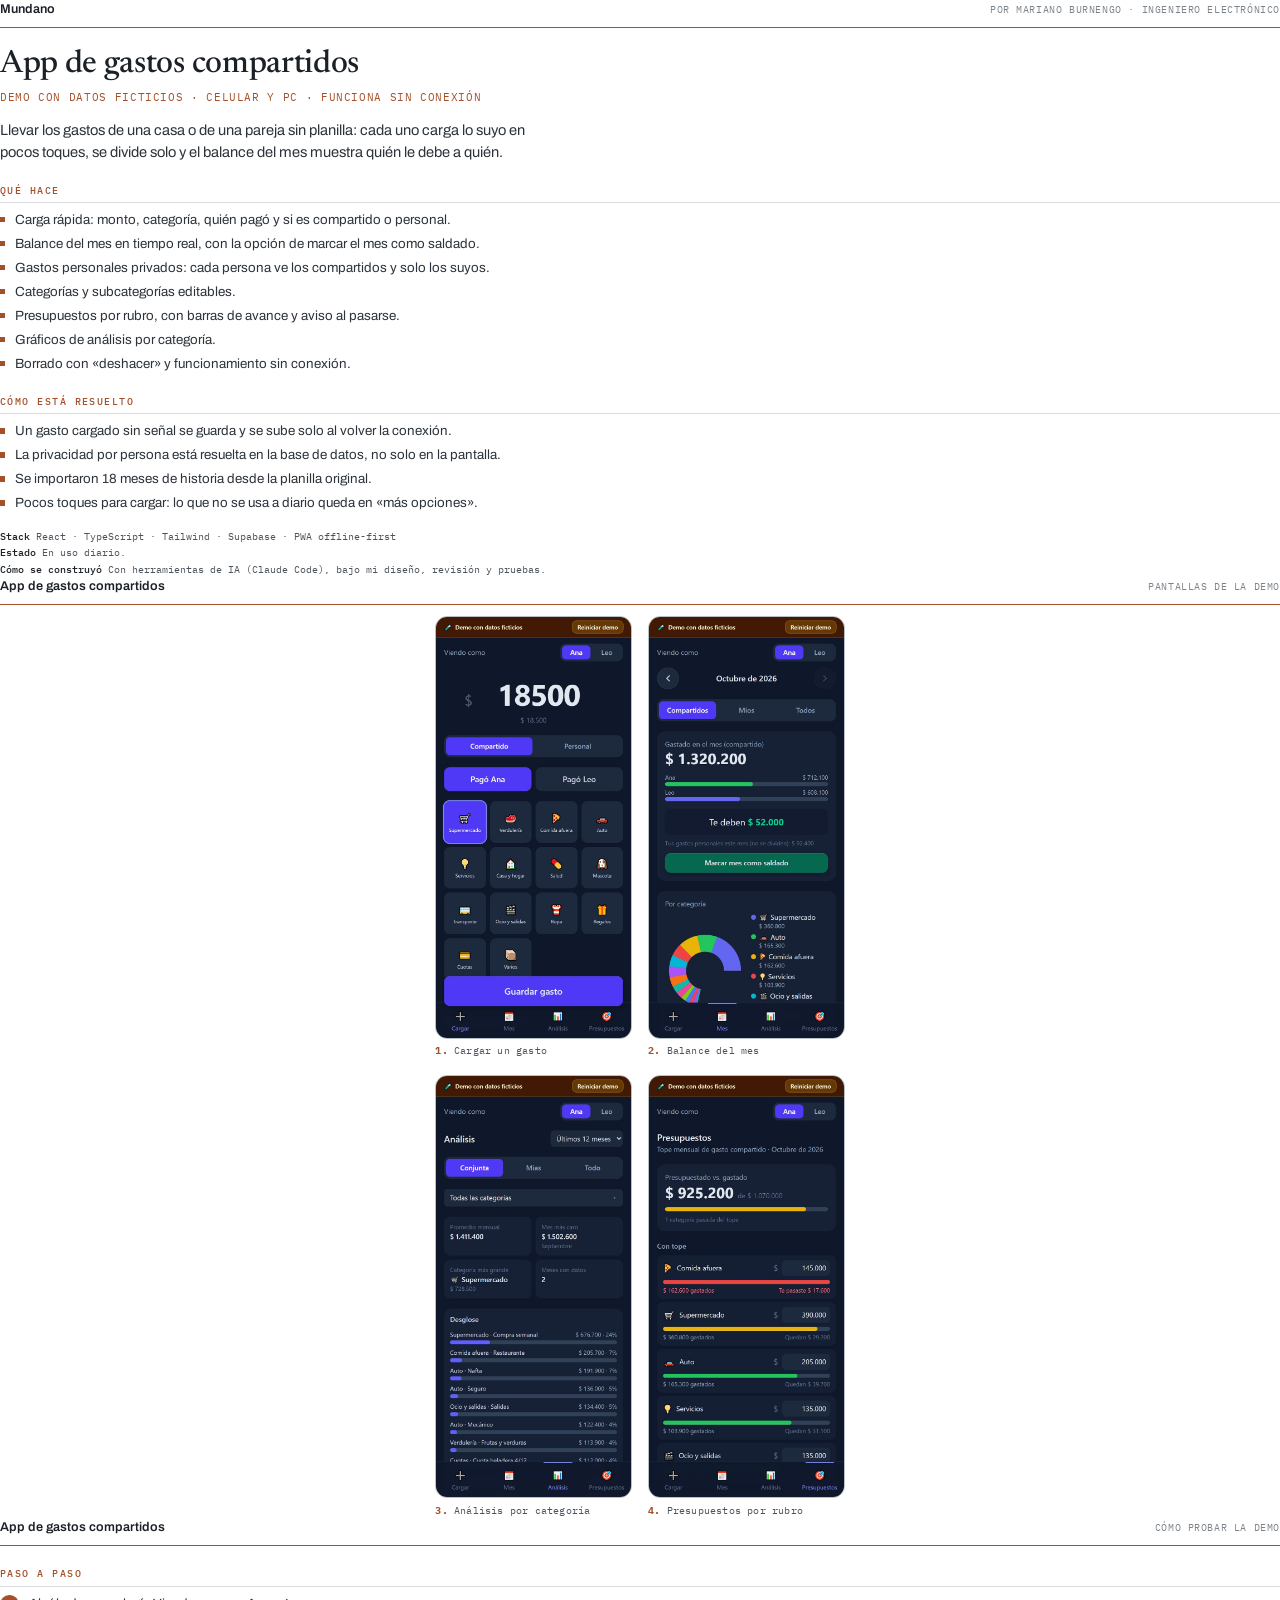
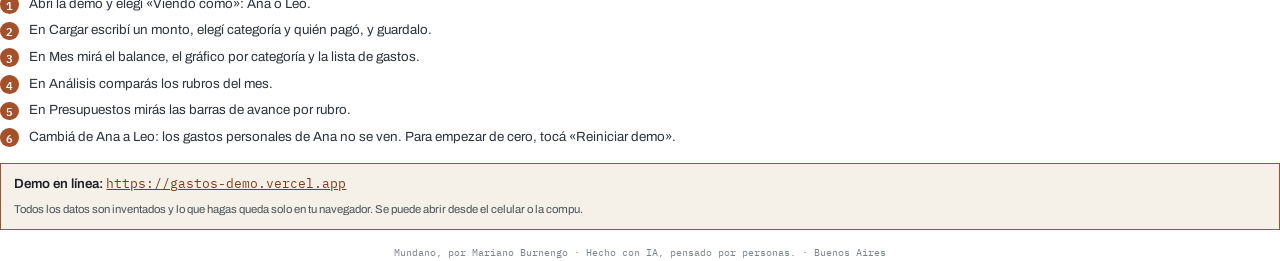
<file: muestras/fuente/app-gastos-compartidos.html>
<!doctype html><html lang="es"><head><meta charset="utf-8"><title>App de gastos compartidos</title>
<link rel="stylesheet" href="https://fonts.googleapis.com/css2?family=Archivo:wght@400;500;600&family=IBM+Plex+Mono:wght@400;500;600&family=Newsreader:wght@400;500;600&display=swap">
<style>
@page{size:A4;margin:12mm 14mm;}
*{box-sizing:border-box;}
html{-webkit-print-color-adjust:exact;print-color-adjust:exact;}
body{margin:0;color:#1c2128;font-family:"Archivo",system-ui,Arial,sans-serif;font-size:10pt;line-height:1.5;}
h1,h2,h3,p,ul,ol{margin:0;padding:0;}
ul,ol{list-style:none;}
.serif{font-family:"Newsreader",Georgia,serif;}
.mono{font-family:"IBM Plex Mono",ui-monospace,Consolas,monospace;}
.top{display:flex;justify-content:space-between;align-items:baseline;border-bottom:1.2pt solid #a4512b;padding-bottom:6pt;}
.top .n{font-weight:600;font-size:9.5pt;}
.top .e{font-family:"IBM Plex Mono",monospace;font-size:7.4pt;color:#7c848b;letter-spacing:.06em;text-transform:uppercase;}
h1{font-family:"Newsreader",Georgia,serif;font-weight:500;font-size:24pt;line-height:1.08;margin-top:14pt;letter-spacing:-.01em;}
.etq{margin-top:6pt;font-family:"IBM Plex Mono",monospace;font-size:8pt;color:#a4512b;letter-spacing:.06em;text-transform:uppercase;}
.lead{margin-top:10pt;font-size:11pt;color:#2c333b;max-width:150mm;}
h2{font-family:"IBM Plex Mono",monospace;font-weight:500;font-size:7.8pt;letter-spacing:.14em;text-transform:uppercase;color:#a4512b;margin:15pt 0 5pt;padding-bottom:3pt;border-bottom:.5pt solid #d7dde1;}
.lista li{position:relative;padding-left:11pt;margin-top:3pt;color:#2c333b;}
.lista li::before{content:"";position:absolute;left:0;top:.55em;width:4pt;height:4pt;background:#a4512b;}
.pasos li{display:grid;grid-template-columns:16pt 1fr;gap:6pt;margin-top:5pt;color:#2c333b;}
.pasos .num{font-family:"IBM Plex Mono",monospace;font-size:8.5pt;font-weight:600;color:#fff;background:#a4512b;width:14pt;height:14pt;border-radius:50%;display:flex;align-items:center;justify-content:center;margin-top:1pt;}
.demo{margin-top:12pt;padding:8pt 10pt;border:.8pt solid #a4512b;background:#f6f1e8;}
.demo b{font-weight:600;}
.demo a{color:#7e3c1f;font-family:"IBM Plex Mono",monospace;font-size:9.5pt;word-break:break-all;}
.nota{margin-top:5pt;font-size:8.5pt;color:#4b535c;}
.meta{margin-top:11pt;font-family:"IBM Plex Mono",monospace;font-size:7.8pt;color:#4b535c;line-height:1.6;}
.meta b{color:#1c2128;font-weight:500;}
.pagina2{page-break-before:always;}
.grid{display:grid;gap:12pt 12pt;margin-top:8pt;justify-content:center;}
.g2{grid-template-columns:repeat(2,52mm);}
.g3{grid-template-columns:repeat(3,54mm);}
figure{margin:0;}
figure img{display:block;width:100%;height:auto;border:.8pt solid #b7c0c6;border-radius:9pt;}
figcaption{margin-top:4pt;font-family:"IBM Plex Mono",monospace;font-size:7.4pt;color:#4b535c;letter-spacing:.02em;}
figcaption b{color:#a4512b;}
.pie{margin-top:12pt;font-family:"IBM Plex Mono",monospace;font-size:7.4pt;color:#7c848b;text-align:center;}
</style></head><body>
<section>
  <div class="top"><span class="n">Mundano</span><span class="e">por Mariano Burnengo · Ingeniero electrónico</span></div>
  <h1>App de gastos compartidos</h1>
  <p class="etq">Demo con datos ficticios · Celular y PC · Funciona sin conexión</p>
  <p class="lead">Llevar los gastos de una casa o de una pareja sin planilla: cada uno carga lo suyo en pocos toques, se divide solo y el balance del mes muestra quién le debe a quién.</p>
  <h2>Qué hace</h2><ul class="lista"><li>Carga rápida: monto, categoría, quién pagó y si es compartido o personal.</li><li>Balance del mes en tiempo real, con la opción de marcar el mes como saldado.</li><li>Gastos personales privados: cada persona ve los compartidos y solo los suyos.</li><li>Categorías y subcategorías editables.</li><li>Presupuestos por rubro, con barras de avance y aviso al pasarse.</li><li>Gráficos de análisis por categoría.</li><li>Borrado con «deshacer» y funcionamiento sin conexión.</li></ul>
  <h2>Cómo está resuelto</h2><ul class="lista"><li>Un gasto cargado sin señal se guarda y se sube solo al volver la conexión.</li><li>La privacidad por persona está resuelta en la base de datos, no solo en la pantalla.</li><li>Se importaron 18 meses de historia desde la planilla original.</li><li>Pocos toques para cargar: lo que no se usa a diario queda en «más opciones».</li></ul>
  <p class="meta"><b>Stack</b> React · TypeScript · Tailwind · Supabase · PWA offline-first<br><b>Estado</b> En uso diario.<br><b>Cómo se construyó</b> Con herramientas de IA (Claude Code), bajo mi diseño, revisión y pruebas.</p>
</section>
<section class="pagina2">
  <div class="top"><span class="n">App de gastos compartidos</span><span class="e">Pantallas de la demo</span></div>
  <div class="grid g2"><figure><img src="img/gastos-1-cargar.jpg" alt="Cargar un gasto"><figcaption><b>1.</b> Cargar un gasto</figcaption></figure><figure><img src="img/gastos-2-mes.jpg" alt="Balance del mes"><figcaption><b>2.</b> Balance del mes</figcaption></figure><figure><img src="img/gastos-3-analisis.jpg" alt="Análisis por categoría"><figcaption><b>3.</b> Análisis por categoría</figcaption></figure><figure><img src="img/gastos-4-presupuestos.jpg" alt="Presupuestos por rubro"><figcaption><b>4.</b> Presupuestos por rubro</figcaption></figure></div>
</section>
<section class="pagina2">
  <div class="top"><span class="n">App de gastos compartidos</span><span class="e">Cómo probar la demo</span></div>
  <h2>Paso a paso</h2><ol class="pasos"><li><span class="num">1</span><span>Abrí la demo y elegí «Viendo como»: Ana o Leo.</span></li><li><span class="num">2</span><span>En Cargar escribí un monto, elegí categoría y quién pagó, y guardalo.</span></li><li><span class="num">3</span><span>En Mes mirá el balance, el gráfico por categoría y la lista de gastos.</span></li><li><span class="num">4</span><span>En Análisis comparás los rubros del mes.</span></li><li><span class="num">5</span><span>En Presupuestos mirás las barras de avance por rubro.</span></li><li><span class="num">6</span><span>Cambiá de Ana a Leo: los gastos personales de Ana no se ven. Para empezar de cero, tocá «Reiniciar demo».</span></li></ol>
  <div class="demo"><b>Demo en línea:</b> <a href="https://gastos-demo.vercel.app">https://gastos-demo.vercel.app</a>
    <p class="nota">Todos los datos son inventados y lo que hagas queda solo en tu navegador.  Se puede abrir desde el celular o la compu.</p></div>
  <p class="pie">Mundano, por Mariano Burnengo · Hecho con IA, pensado por personas. · Buenos Aires</p>
</section>
</body></html>
</file>
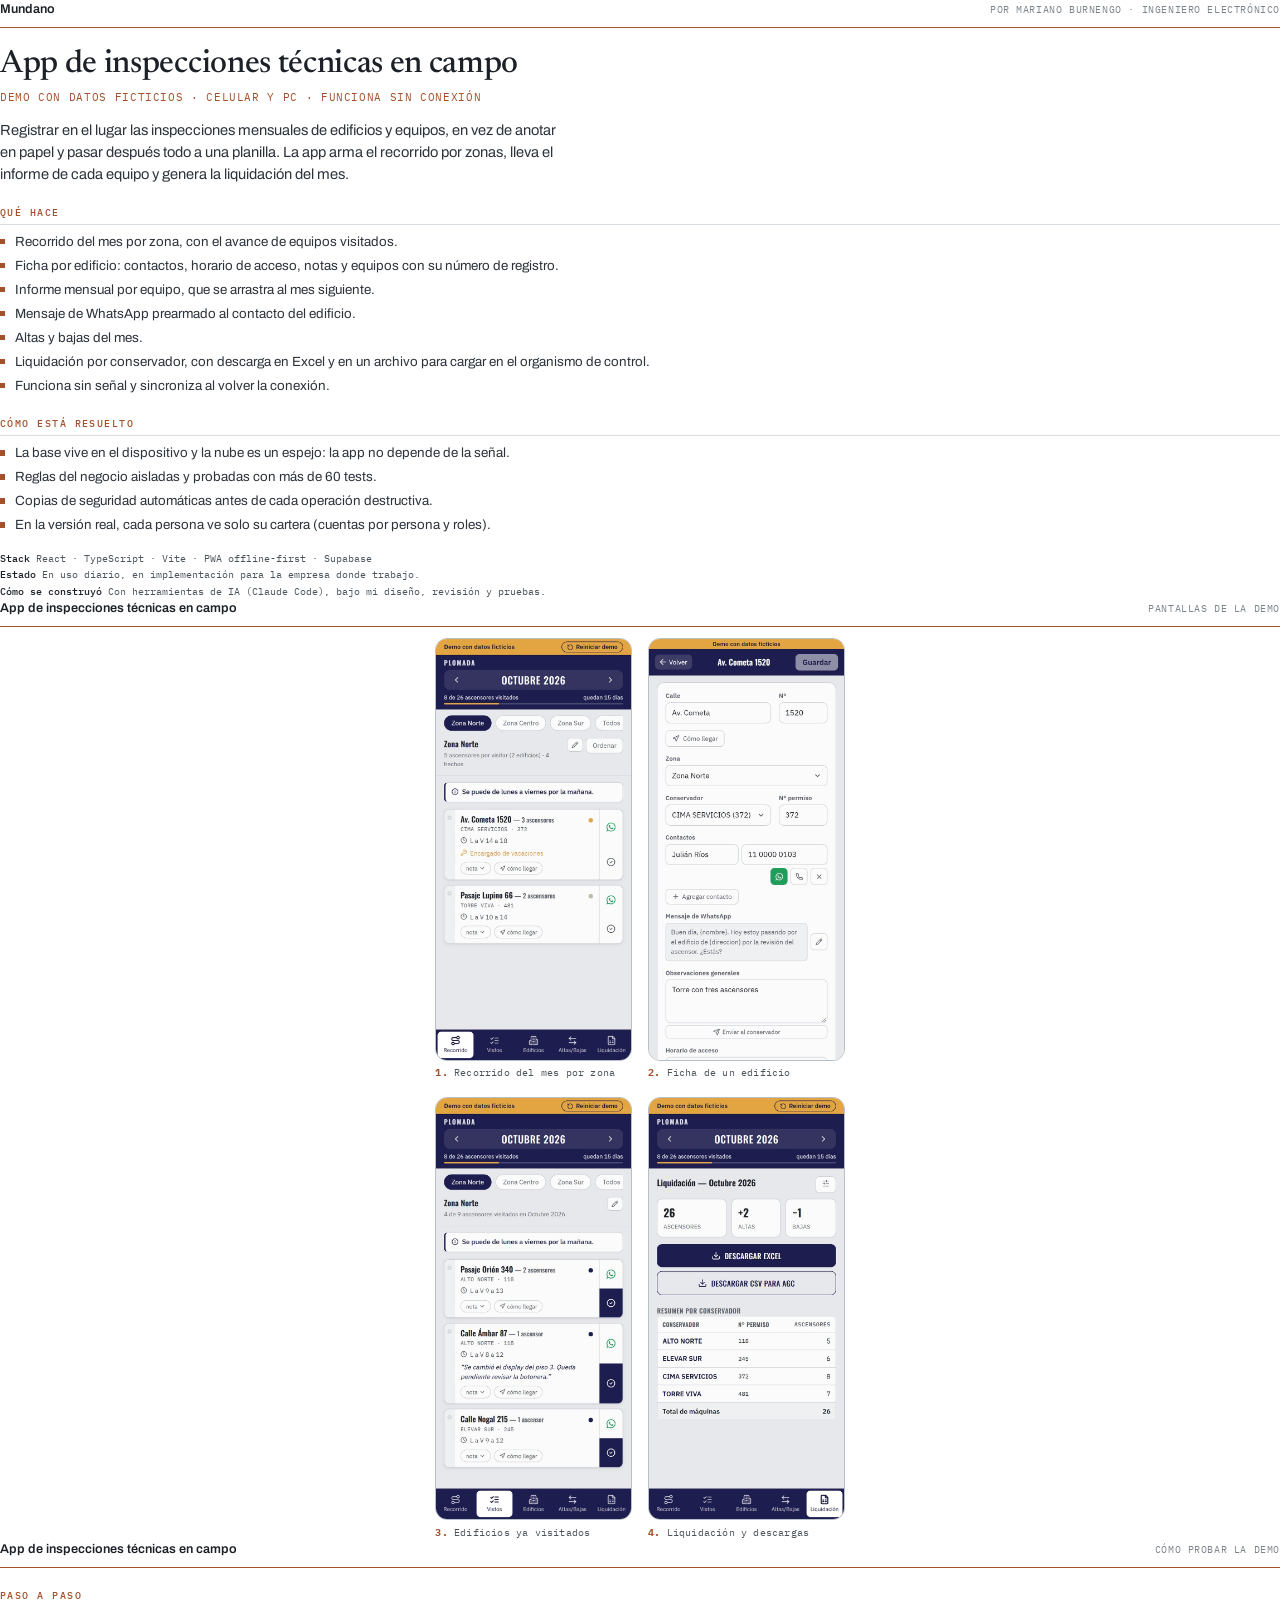
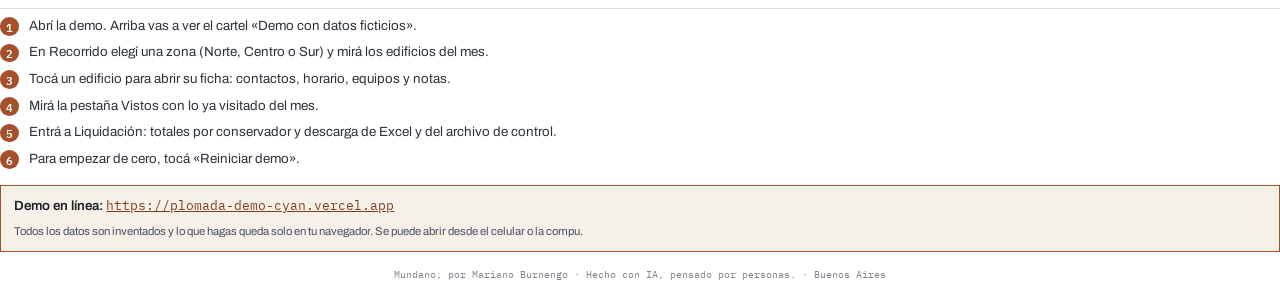
<file: muestras/fuente/app-inspecciones.html>
<!doctype html><html lang="es"><head><meta charset="utf-8"><title>App de inspecciones técnicas en campo</title>
<link rel="stylesheet" href="https://fonts.googleapis.com/css2?family=Archivo:wght@400;500;600&family=IBM+Plex+Mono:wght@400;500;600&family=Newsreader:wght@400;500;600&display=swap">
<style>
@page{size:A4;margin:12mm 14mm;}
*{box-sizing:border-box;}
html{-webkit-print-color-adjust:exact;print-color-adjust:exact;}
body{margin:0;color:#1c2128;font-family:"Archivo",system-ui,Arial,sans-serif;font-size:10pt;line-height:1.5;}
h1,h2,h3,p,ul,ol{margin:0;padding:0;}
ul,ol{list-style:none;}
.serif{font-family:"Newsreader",Georgia,serif;}
.mono{font-family:"IBM Plex Mono",ui-monospace,Consolas,monospace;}
.top{display:flex;justify-content:space-between;align-items:baseline;border-bottom:1.2pt solid #a4512b;padding-bottom:6pt;}
.top .n{font-weight:600;font-size:9.5pt;}
.top .e{font-family:"IBM Plex Mono",monospace;font-size:7.4pt;color:#7c848b;letter-spacing:.06em;text-transform:uppercase;}
h1{font-family:"Newsreader",Georgia,serif;font-weight:500;font-size:24pt;line-height:1.08;margin-top:14pt;letter-spacing:-.01em;}
.etq{margin-top:6pt;font-family:"IBM Plex Mono",monospace;font-size:8pt;color:#a4512b;letter-spacing:.06em;text-transform:uppercase;}
.lead{margin-top:10pt;font-size:11pt;color:#2c333b;max-width:150mm;}
h2{font-family:"IBM Plex Mono",monospace;font-weight:500;font-size:7.8pt;letter-spacing:.14em;text-transform:uppercase;color:#a4512b;margin:15pt 0 5pt;padding-bottom:3pt;border-bottom:.5pt solid #d7dde1;}
.lista li{position:relative;padding-left:11pt;margin-top:3pt;color:#2c333b;}
.lista li::before{content:"";position:absolute;left:0;top:.55em;width:4pt;height:4pt;background:#a4512b;}
.pasos li{display:grid;grid-template-columns:16pt 1fr;gap:6pt;margin-top:5pt;color:#2c333b;}
.pasos .num{font-family:"IBM Plex Mono",monospace;font-size:8.5pt;font-weight:600;color:#fff;background:#a4512b;width:14pt;height:14pt;border-radius:50%;display:flex;align-items:center;justify-content:center;margin-top:1pt;}
.demo{margin-top:12pt;padding:8pt 10pt;border:.8pt solid #a4512b;background:#f6f1e8;}
.demo b{font-weight:600;}
.demo a{color:#7e3c1f;font-family:"IBM Plex Mono",monospace;font-size:9.5pt;word-break:break-all;}
.nota{margin-top:5pt;font-size:8.5pt;color:#4b535c;}
.meta{margin-top:11pt;font-family:"IBM Plex Mono",monospace;font-size:7.8pt;color:#4b535c;line-height:1.6;}
.meta b{color:#1c2128;font-weight:500;}
.pagina2{page-break-before:always;}
.grid{display:grid;gap:12pt 12pt;margin-top:8pt;justify-content:center;}
.g2{grid-template-columns:repeat(2,52mm);}
.g3{grid-template-columns:repeat(3,54mm);}
figure{margin:0;}
figure img{display:block;width:100%;height:auto;border:.8pt solid #b7c0c6;border-radius:9pt;}
figcaption{margin-top:4pt;font-family:"IBM Plex Mono",monospace;font-size:7.4pt;color:#4b535c;letter-spacing:.02em;}
figcaption b{color:#a4512b;}
.pie{margin-top:12pt;font-family:"IBM Plex Mono",monospace;font-size:7.4pt;color:#7c848b;text-align:center;}
</style></head><body>
<section>
  <div class="top"><span class="n">Mundano</span><span class="e">por Mariano Burnengo · Ingeniero electrónico</span></div>
  <h1>App de inspecciones técnicas en campo</h1>
  <p class="etq">Demo con datos ficticios · Celular y PC · Funciona sin conexión</p>
  <p class="lead">Registrar en el lugar las inspecciones mensuales de edificios y equipos, en vez de anotar en papel y pasar después todo a una planilla. La app arma el recorrido por zonas, lleva el informe de cada equipo y genera la liquidación del mes.</p>
  <h2>Qué hace</h2><ul class="lista"><li>Recorrido del mes por zona, con el avance de equipos visitados.</li><li>Ficha por edificio: contactos, horario de acceso, notas y equipos con su número de registro.</li><li>Informe mensual por equipo, que se arrastra al mes siguiente.</li><li>Mensaje de WhatsApp prearmado al contacto del edificio.</li><li>Altas y bajas del mes.</li><li>Liquidación por conservador, con descarga en Excel y en un archivo para cargar en el organismo de control.</li><li>Funciona sin señal y sincroniza al volver la conexión.</li></ul>
  <h2>Cómo está resuelto</h2><ul class="lista"><li>La base vive en el dispositivo y la nube es un espejo: la app no depende de la señal.</li><li>Reglas del negocio aisladas y probadas con más de 60 tests.</li><li>Copias de seguridad automáticas antes de cada operación destructiva.</li><li>En la versión real, cada persona ve solo su cartera (cuentas por persona y roles).</li></ul>
  <p class="meta"><b>Stack</b> React · TypeScript · Vite · PWA offline-first · Supabase<br><b>Estado</b> En uso diario, en implementación para la empresa donde trabajo.<br><b>Cómo se construyó</b> Con herramientas de IA (Claude Code), bajo mi diseño, revisión y pruebas.</p>
</section>
<section class="pagina2">
  <div class="top"><span class="n">App de inspecciones técnicas en campo</span><span class="e">Pantallas de la demo</span></div>
  <div class="grid g2"><figure><img src="img/inspecciones-1-recorrido.jpg" alt="Recorrido del mes por zona"><figcaption><b>1.</b> Recorrido del mes por zona</figcaption></figure><figure><img src="img/inspecciones-2-ficha.jpg" alt="Ficha de un edificio"><figcaption><b>2.</b> Ficha de un edificio</figcaption></figure><figure><img src="img/inspecciones-3-vistos.jpg" alt="Edificios ya visitados"><figcaption><b>3.</b> Edificios ya visitados</figcaption></figure><figure><img src="img/inspecciones-4-liquidacion.jpg" alt="Liquidación y descargas"><figcaption><b>4.</b> Liquidación y descargas</figcaption></figure></div>
</section>
<section class="pagina2">
  <div class="top"><span class="n">App de inspecciones técnicas en campo</span><span class="e">Cómo probar la demo</span></div>
  <h2>Paso a paso</h2><ol class="pasos"><li><span class="num">1</span><span>Abrí la demo. Arriba vas a ver el cartel «Demo con datos ficticios».</span></li><li><span class="num">2</span><span>En Recorrido elegí una zona (Norte, Centro o Sur) y mirá los edificios del mes.</span></li><li><span class="num">3</span><span>Tocá un edificio para abrir su ficha: contactos, horario, equipos y notas.</span></li><li><span class="num">4</span><span>Mirá la pestaña Vistos con lo ya visitado del mes.</span></li><li><span class="num">5</span><span>Entrá a Liquidación: totales por conservador y descarga de Excel y del archivo de control.</span></li><li><span class="num">6</span><span>Para empezar de cero, tocá «Reiniciar demo».</span></li></ol>
  <div class="demo"><b>Demo en línea:</b> <a href="https://plomada-demo-cyan.vercel.app">https://plomada-demo-cyan.vercel.app</a>
    <p class="nota">Todos los datos son inventados y lo que hagas queda solo en tu navegador.  Se puede abrir desde el celular o la compu.</p></div>
  <p class="pie">Mundano, por Mariano Burnengo · Hecho con IA, pensado por personas. · Buenos Aires</p>
</section>
</body></html>
</file>
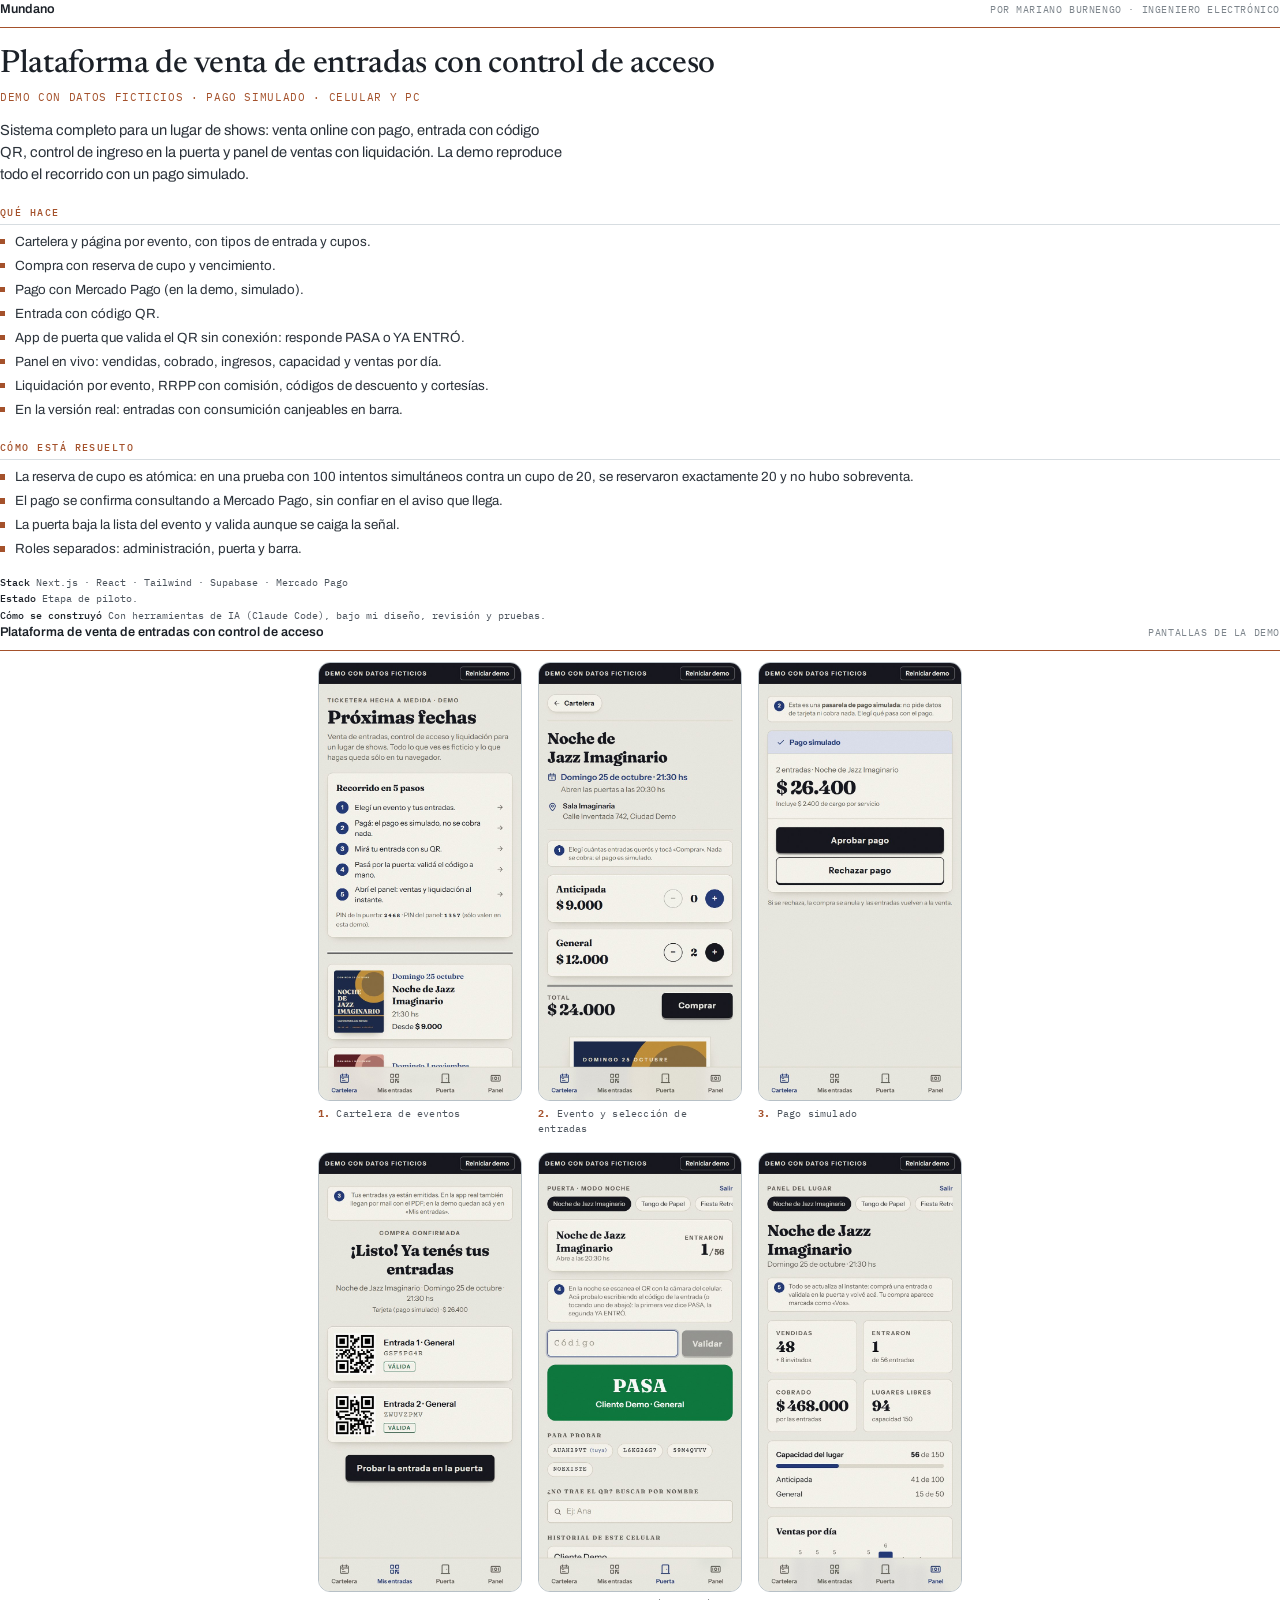
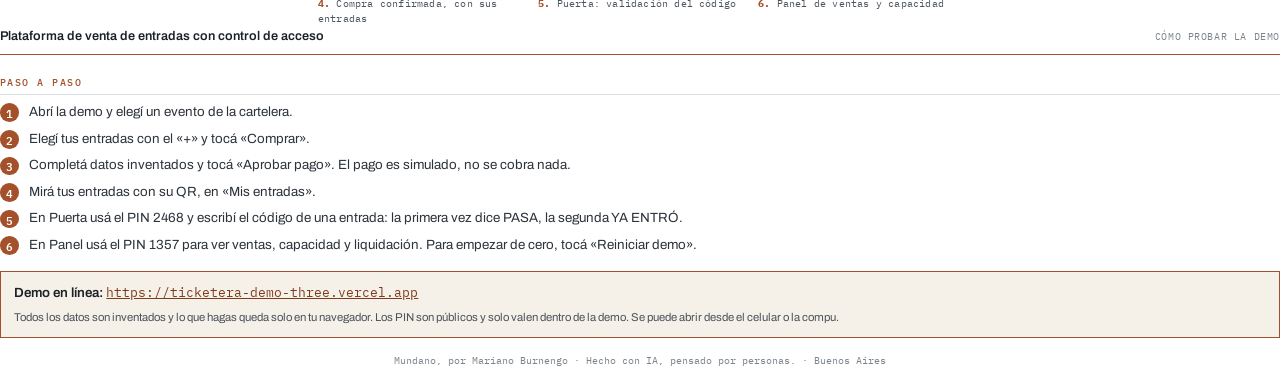
<file: muestras/fuente/plataforma-entradas.html>
<!doctype html><html lang="es"><head><meta charset="utf-8"><title>Plataforma de venta de entradas con control de acceso</title>
<link rel="stylesheet" href="https://fonts.googleapis.com/css2?family=Archivo:wght@400;500;600&family=IBM+Plex+Mono:wght@400;500;600&family=Newsreader:wght@400;500;600&display=swap">
<style>
@page{size:A4;margin:12mm 14mm;}
*{box-sizing:border-box;}
html{-webkit-print-color-adjust:exact;print-color-adjust:exact;}
body{margin:0;color:#1c2128;font-family:"Archivo",system-ui,Arial,sans-serif;font-size:10pt;line-height:1.5;}
h1,h2,h3,p,ul,ol{margin:0;padding:0;}
ul,ol{list-style:none;}
.serif{font-family:"Newsreader",Georgia,serif;}
.mono{font-family:"IBM Plex Mono",ui-monospace,Consolas,monospace;}
.top{display:flex;justify-content:space-between;align-items:baseline;border-bottom:1.2pt solid #a4512b;padding-bottom:6pt;}
.top .n{font-weight:600;font-size:9.5pt;}
.top .e{font-family:"IBM Plex Mono",monospace;font-size:7.4pt;color:#7c848b;letter-spacing:.06em;text-transform:uppercase;}
h1{font-family:"Newsreader",Georgia,serif;font-weight:500;font-size:24pt;line-height:1.08;margin-top:14pt;letter-spacing:-.01em;}
.etq{margin-top:6pt;font-family:"IBM Plex Mono",monospace;font-size:8pt;color:#a4512b;letter-spacing:.06em;text-transform:uppercase;}
.lead{margin-top:10pt;font-size:11pt;color:#2c333b;max-width:150mm;}
h2{font-family:"IBM Plex Mono",monospace;font-weight:500;font-size:7.8pt;letter-spacing:.14em;text-transform:uppercase;color:#a4512b;margin:15pt 0 5pt;padding-bottom:3pt;border-bottom:.5pt solid #d7dde1;}
.lista li{position:relative;padding-left:11pt;margin-top:3pt;color:#2c333b;}
.lista li::before{content:"";position:absolute;left:0;top:.55em;width:4pt;height:4pt;background:#a4512b;}
.pasos li{display:grid;grid-template-columns:16pt 1fr;gap:6pt;margin-top:5pt;color:#2c333b;}
.pasos .num{font-family:"IBM Plex Mono",monospace;font-size:8.5pt;font-weight:600;color:#fff;background:#a4512b;width:14pt;height:14pt;border-radius:50%;display:flex;align-items:center;justify-content:center;margin-top:1pt;}
.demo{margin-top:12pt;padding:8pt 10pt;border:.8pt solid #a4512b;background:#f6f1e8;}
.demo b{font-weight:600;}
.demo a{color:#7e3c1f;font-family:"IBM Plex Mono",monospace;font-size:9.5pt;word-break:break-all;}
.nota{margin-top:5pt;font-size:8.5pt;color:#4b535c;}
.meta{margin-top:11pt;font-family:"IBM Plex Mono",monospace;font-size:7.8pt;color:#4b535c;line-height:1.6;}
.meta b{color:#1c2128;font-weight:500;}
.pagina2{page-break-before:always;}
.grid{display:grid;gap:12pt 12pt;margin-top:8pt;justify-content:center;}
.g2{grid-template-columns:repeat(2,52mm);}
.g3{grid-template-columns:repeat(3,54mm);}
figure{margin:0;}
figure img{display:block;width:100%;height:auto;border:.8pt solid #b7c0c6;border-radius:9pt;}
figcaption{margin-top:4pt;font-family:"IBM Plex Mono",monospace;font-size:7.4pt;color:#4b535c;letter-spacing:.02em;}
figcaption b{color:#a4512b;}
.pie{margin-top:12pt;font-family:"IBM Plex Mono",monospace;font-size:7.4pt;color:#7c848b;text-align:center;}
</style></head><body>
<section>
  <div class="top"><span class="n">Mundano</span><span class="e">por Mariano Burnengo · Ingeniero electrónico</span></div>
  <h1>Plataforma de venta de entradas con control de acceso</h1>
  <p class="etq">Demo con datos ficticios · Pago simulado · Celular y PC</p>
  <p class="lead">Sistema completo para un lugar de shows: venta online con pago, entrada con código QR, control de ingreso en la puerta y panel de ventas con liquidación. La demo reproduce todo el recorrido con un pago simulado.</p>
  <h2>Qué hace</h2><ul class="lista"><li>Cartelera y página por evento, con tipos de entrada y cupos.</li><li>Compra con reserva de cupo y vencimiento.</li><li>Pago con Mercado Pago (en la demo, simulado).</li><li>Entrada con código QR.</li><li>App de puerta que valida el QR sin conexión: responde PASA o YA ENTRÓ.</li><li>Panel en vivo: vendidas, cobrado, ingresos, capacidad y ventas por día.</li><li>Liquidación por evento, RRPP con comisión, códigos de descuento y cortesías.</li><li>En la versión real: entradas con consumición canjeables en barra.</li></ul>
  <h2>Cómo está resuelto</h2><ul class="lista"><li>La reserva de cupo es atómica: en una prueba con 100 intentos simultáneos contra un cupo de 20, se reservaron exactamente 20 y no hubo sobreventa.</li><li>El pago se confirma consultando a Mercado Pago, sin confiar en el aviso que llega.</li><li>La puerta baja la lista del evento y valida aunque se caiga la señal.</li><li>Roles separados: administración, puerta y barra.</li></ul>
  <p class="meta"><b>Stack</b> Next.js · React · Tailwind · Supabase · Mercado Pago<br><b>Estado</b> Etapa de piloto.<br><b>Cómo se construyó</b> Con herramientas de IA (Claude Code), bajo mi diseño, revisión y pruebas.</p>
</section>
<section class="pagina2">
  <div class="top"><span class="n">Plataforma de venta de entradas con control de acceso</span><span class="e">Pantallas de la demo</span></div>
  <div class="grid g3"><figure><img src="img/ticketera-1-cartelera.jpg" alt="Cartelera de eventos"><figcaption><b>1.</b> Cartelera de eventos</figcaption></figure><figure><img src="img/ticketera-2-evento.jpg" alt="Evento y selección de entradas"><figcaption><b>2.</b> Evento y selección de entradas</figcaption></figure><figure><img src="img/ticketera-4-pago.jpg" alt="Pago simulado"><figcaption><b>3.</b> Pago simulado</figcaption></figure><figure><img src="img/ticketera-5-entrada.jpg" alt="Compra confirmada, con sus entradas"><figcaption><b>4.</b> Compra confirmada, con sus entradas</figcaption></figure><figure><img src="img/ticketera-7-puerta-valida.jpg" alt="Puerta: validación del código"><figcaption><b>5.</b> Puerta: validación del código</figcaption></figure><figure><img src="img/ticketera-8-panel.jpg" alt="Panel de ventas y capacidad"><figcaption><b>6.</b> Panel de ventas y capacidad</figcaption></figure></div>
</section>
<section class="pagina2">
  <div class="top"><span class="n">Plataforma de venta de entradas con control de acceso</span><span class="e">Cómo probar la demo</span></div>
  <h2>Paso a paso</h2><ol class="pasos"><li><span class="num">1</span><span>Abrí la demo y elegí un evento de la cartelera.</span></li><li><span class="num">2</span><span>Elegí tus entradas con el «+» y tocá «Comprar».</span></li><li><span class="num">3</span><span>Completá datos inventados y tocá «Aprobar pago». El pago es simulado, no se cobra nada.</span></li><li><span class="num">4</span><span>Mirá tus entradas con su QR, en «Mis entradas».</span></li><li><span class="num">5</span><span>En Puerta usá el PIN 2468 y escribí el código de una entrada: la primera vez dice PASA, la segunda YA ENTRÓ.</span></li><li><span class="num">6</span><span>En Panel usá el PIN 1357 para ver ventas, capacidad y liquidación. Para empezar de cero, tocá «Reiniciar demo».</span></li></ol>
  <div class="demo"><b>Demo en línea:</b> <a href="https://ticketera-demo-three.vercel.app">https://ticketera-demo-three.vercel.app</a>
    <p class="nota">Todos los datos son inventados y lo que hagas queda solo en tu navegador. Los PIN son públicos y solo valen dentro de la demo. Se puede abrir desde el celular o la compu.</p></div>
  <p class="pie">Mundano, por Mariano Burnengo · Hecho con IA, pensado por personas. · Buenos Aires</p>
</section>
</body></html>
</file>
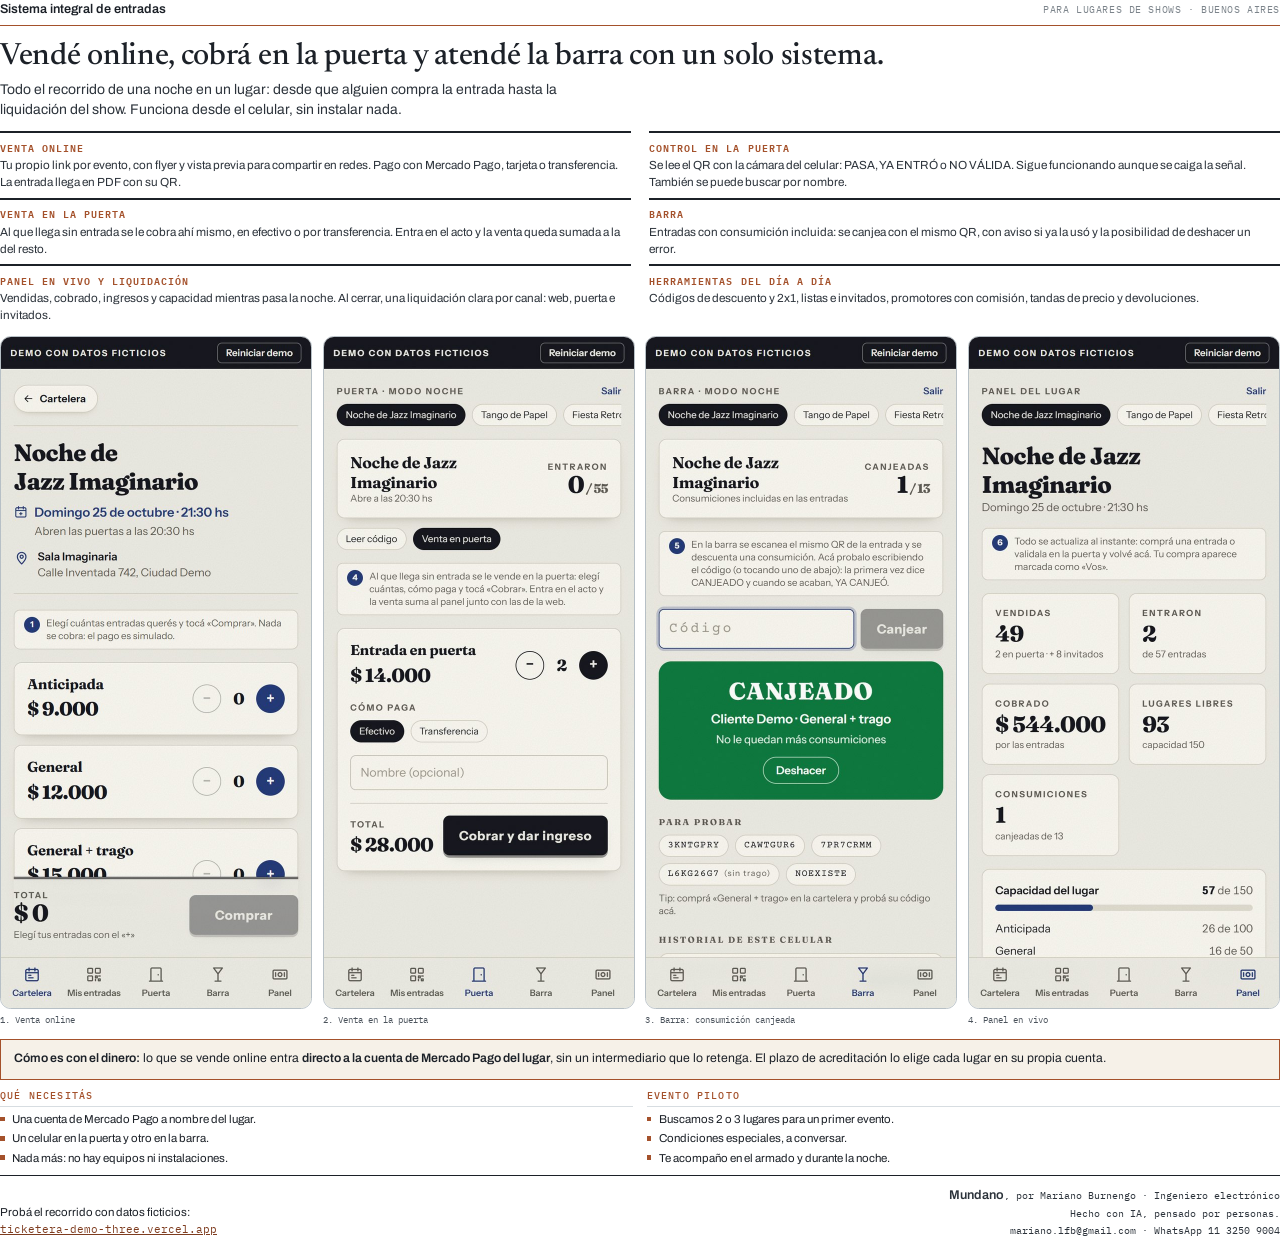
<file: muestras/fuente/sistema-integral-entradas.html>
<!doctype html>
<html lang="es">
<head>
<meta charset="utf-8">
<title>Sistema integral de entradas para lugares de shows</title>
<link rel="stylesheet" href="https://fonts.googleapis.com/css2?family=Archivo:wght@400;500;600&family=IBM+Plex+Mono:wght@400;500;600&family=Newsreader:wght@400;500;600&display=swap">
<style>
@page{size:A4;margin:11mm 13mm;}
*{box-sizing:border-box;}
html{-webkit-print-color-adjust:exact;print-color-adjust:exact;}
body{margin:0;color:#1c2128;font-family:"Archivo",system-ui,Arial,sans-serif;font-size:9.2pt;line-height:1.45;}
h1,h2,h3,p,ul{margin:0;padding:0;}ul{list-style:none;}
.top{display:flex;justify-content:space-between;align-items:baseline;border-bottom:1.2pt solid #a4512b;padding-bottom:5pt;}
.top b{font-weight:600;font-size:9.5pt;}
.top span{font-family:"IBM Plex Mono",monospace;font-size:7.2pt;color:#7c848b;letter-spacing:.06em;text-transform:uppercase;}
h1{font-family:"Newsreader",Georgia,serif;font-weight:500;font-size:23pt;line-height:1.06;margin-top:11pt;letter-spacing:-.01em;}
.sub{margin-top:5pt;font-size:10.5pt;color:#2c333b;max-width:160mm;}
.cols{display:grid;grid-template-columns:1fr 1fr;gap:5pt 14pt;margin-top:8pt;}
.bloque{border-top:1.6pt solid #1c2128;padding-top:5pt;}
.bloque h3{font-family:"IBM Plex Mono",monospace;font-weight:600;font-size:7.6pt;letter-spacing:.1em;text-transform:uppercase;color:#a4512b;}
.bloque p{margin-top:2pt;color:#2c333b;font-size:8.8pt;}
.fotos{display:grid;grid-template-columns:repeat(4,1fr);gap:8pt;margin-top:9pt;}
figure{margin:0;}
figure img{display:block;width:100%;height:auto;border:.8pt solid #b7c0c6;border-radius:8pt;}
figcaption{margin-top:3pt;font-family:"IBM Plex Mono",monospace;font-size:6.8pt;color:#4b535c;}
.dinero{margin-top:9pt;padding:8pt 10pt;border:.8pt solid #a4512b;background:#f6f1e8;}
.dinero b{font-weight:600;}
.fila{display:grid;grid-template-columns:1fr 1fr;gap:10pt;margin-top:7pt;}
.fila h2{font-family:"IBM Plex Mono",monospace;font-weight:500;font-size:7.4pt;letter-spacing:.12em;text-transform:uppercase;color:#a4512b;border-bottom:.5pt solid #d7dde1;padding-bottom:2pt;margin-bottom:3pt;}
.fila li{position:relative;padding-left:9pt;margin-top:2pt;font-size:8.6pt;}
.fila li::before{content:"";position:absolute;left:0;top:.5em;width:3.4pt;height:3.4pt;background:#a4512b;}
.pie{margin-top:7pt;display:flex;justify-content:space-between;align-items:flex-end;gap:10pt;border-top:1.2pt solid #1c2128;padding-top:7pt;}
.pie .demo{font-size:8.6pt;}
.pie a{color:#7e3c1f;font-family:"IBM Plex Mono",monospace;font-size:8.6pt;}
.pie .yo{text-align:right;font-family:"IBM Plex Mono",monospace;font-size:7.8pt;color:#2c333b;line-height:1.55;}
.pie .yo b{font-family:"Archivo",sans-serif;font-size:9.5pt;font-weight:600;}
</style>
</head>
<body>
<div class="top"><b>Sistema integral de entradas</b><span>Para lugares de shows · Buenos Aires</span></div>
<h1>Vendé online, cobrá en la puerta y atendé la barra con un solo sistema.</h1>
<p class="sub">Todo el recorrido de una noche en un lugar: desde que alguien compra la entrada hasta la liquidación del show. Funciona desde el celular, sin instalar nada.</p>

<div class="cols">
  <div class="bloque"><h3>Venta online</h3><p>Tu propio link por evento, con flyer y vista previa para compartir en redes. Pago con Mercado Pago, tarjeta o transferencia. La entrada llega en PDF con su QR.</p></div>
  <div class="bloque"><h3>Control en la puerta</h3><p>Se lee el QR con la cámara del celular: PASA, YA ENTRÓ o NO VÁLIDA. Sigue funcionando aunque se caiga la señal. También se puede buscar por nombre.</p></div>
  <div class="bloque"><h3>Venta en la puerta</h3><p>Al que llega sin entrada se le cobra ahí mismo, en efectivo o por transferencia. Entra en el acto y la venta queda sumada a la del resto.</p></div>
  <div class="bloque"><h3>Barra</h3><p>Entradas con consumición incluida: se canjea con el mismo QR, con aviso si ya la usó y la posibilidad de deshacer un error.</p></div>
  <div class="bloque"><h3>Panel en vivo y liquidación</h3><p>Vendidas, cobrado, ingresos y capacidad mientras pasa la noche. Al cerrar, una liquidación clara por canal: web, puerta e invitados.</p></div>
  <div class="bloque"><h3>Herramientas del día a día</h3><p>Códigos de descuento y 2x1, listas e invitados, promotores con comisión, tandas de precio y devoluciones.</p></div>
</div>

<div class="fotos">
  <figure><img src="img/sistema-1-venta-online.jpg" alt="Venta online"><figcaption>1. Venta online</figcaption></figure>
  <figure><img src="img/sistema-2-venta-en-puerta.jpg" alt="Venta en puerta"><figcaption>2. Venta en la puerta</figcaption></figure>
  <figure><img src="img/sistema-3-barra.jpg" alt="Barra"><figcaption>3. Barra: consumición canjeada</figcaption></figure>
  <figure><img src="img/sistema-4-panel.jpg" alt="Panel"><figcaption>4. Panel en vivo</figcaption></figure>
</div>

<div class="dinero"><b>Cómo es con el dinero:</b> lo que se vende online entra <b>directo a la cuenta de Mercado Pago del lugar</b>, sin un intermediario que lo retenga. El plazo de acreditación lo elige cada lugar en su propia cuenta.</div>

<div class="fila">
  <div><h2>Qué necesitás</h2><ul>
    <li>Una cuenta de Mercado Pago a nombre del lugar.</li>
    <li>Un celular en la puerta y otro en la barra.</li>
    <li>Nada más: no hay equipos ni instalaciones.</li></ul></div>
  <div><h2>Evento piloto</h2><ul>
    <li>Buscamos 2 o 3 lugares para un primer evento.</li>
    <li>Condiciones especiales, a conversar.</li>
    <li>Te acompaño en el armado y durante la noche.</li></ul></div>
</div>

<div class="pie">
  <div class="demo">Probá el recorrido con datos ficticios:<br><a href="https://ticketera-demo-three.vercel.app">ticketera-demo-three.vercel.app</a></div>
  <div class="yo"><b>Mundano</b>, por Mariano Burnengo · Ingeniero electrónico<br>Hecho con IA, pensado por personas.<br>mariano.lfb@gmail.com · WhatsApp 11 3250 9004</div>
</div>
</body>
</html>
</file>
<file: estilo.css>
:root{
  --papel:#f3efe7;--papel-alto:#fbf9f4;--tinta:#26221d;--tinta-suave:#5c554b;--tinta-tenue:#8b8378;
  --linea:#e0d9cc;--tierra:#a4512b;--tierra-honda:#7e3c1f;--oliva:#6b6a3a;--sobre-tierra:#fbf6ee;
  --rojo:#a3362b;--ambar:#9a6a12;--sel:rgba(164,81,43,.18);
}
@media (prefers-color-scheme:dark){
  :root:not([data-theme="light"]){
    --papel:#171512;--papel-alto:#201d19;--tinta:#ede7dc;--tinta-suave:#b5ac9e;--tinta-tenue:#857d71;
    --linea:#2f2b25;--tierra:#e08a5c;--tierra-honda:#f0a97f;--oliva:#b8b67a;--sobre-tierra:#1a1410;
    --rojo:#e77b6f;--ambar:#e0b25a;--sel:rgba(224,138,92,.22);
  }
}
:root[data-theme="dark"]{
  --papel:#171512;--papel-alto:#201d19;--tinta:#ede7dc;--tinta-suave:#b5ac9e;--tinta-tenue:#857d71;
  --linea:#2f2b25;--tierra:#e08a5c;--tierra-honda:#f0a97f;--oliva:#b8b67a;--sobre-tierra:#1a1410;
  --rojo:#e77b6f;--ambar:#e0b25a;--sel:rgba(224,138,92,.22);
}

*{box-sizing:border-box}
[hidden]{display:none!important}
html{scroll-behavior:smooth}
body{margin:0;background:var(--papel);color:var(--tinta);font:16px/1.65 "Archivo",system-ui,-apple-system,"Segoe UI",Roboto,sans-serif;-webkit-font-smoothing:antialiased}
::selection{background:var(--sel)}
a{color:inherit}
h1,h2,h3,p{margin:0}
.serif{font-family:"Newsreader",Georgia,"Times New Roman",serif;font-weight:500;letter-spacing:-.01em;text-wrap:balance}
.wrap{max-width:1040px;margin:0 auto;padding:0 24px}
.angosto{max-width:760px}
section{scroll-margin-top:70px}

/* encabezado */
.cabeza{position:sticky;top:0;z-index:10;background:color-mix(in srgb,var(--papel) 92%,transparent);backdrop-filter:blur(8px);-webkit-backdrop-filter:blur(8px);border-bottom:1px solid transparent}
.cabeza .wrap{display:flex;align-items:center;justify-content:space-between;height:64px;gap:16px}
.marca{display:flex;align-items:center;gap:10px;text-decoration:none;font-family:"Newsreader",Georgia,serif;font-size:1.5rem;font-weight:500;letter-spacing:-.01em}
.marca svg{width:24px;height:24px;flex:none}
.nav{display:flex;align-items:center;gap:24px}
.nav a{text-decoration:none;color:var(--tinta-suave);font-size:.95rem}
.nav a:hover,.nav a[aria-current="true"],.nav a[aria-current="page"]{color:var(--tierra)}
.nav .btn{padding:9px 18px}
@media (max-width:820px){
  .cabeza .wrap{position:relative;flex-wrap:wrap;height:auto;padding-top:12px;padding-bottom:8px;row-gap:6px}
  .nav{width:100%;gap:16px;justify-content:space-between;overflow-x:auto;scrollbar-width:none}
  .nav::-webkit-scrollbar{display:none}
  .nav a{font-size:.95rem;white-space:nowrap}
  .nav .btn{position:absolute;right:24px;top:10px;padding:7px 16px}
  section{scroll-margin-top:100px}
}

/* botones */
.btn{display:inline-flex;align-items:center;justify-content:center;gap:8px;background:var(--tierra);color:var(--sobre-tierra)!important;font:600 .95rem/1.2 "Archivo",system-ui,sans-serif;padding:12px 22px;border-radius:999px;text-decoration:none;border:1.5px solid var(--tierra);transition:background .18s,border-color .18s;cursor:pointer}
.btn:hover{background:var(--tierra-honda);border-color:var(--tierra-honda)}
.btn.suave{background:transparent;color:var(--tinta)!important;border-color:var(--linea)}
.btn.suave:hover{border-color:var(--tinta-tenue)}
.btn:disabled{opacity:.45;cursor:not-allowed}
a:focus-visible,button:focus-visible,summary:focus-visible,input:focus-visible,textarea:focus-visible,select:focus-visible{outline:2.5px solid var(--tierra);outline-offset:3px}
.acciones{display:flex;flex-wrap:wrap;gap:12px}

/* portada */
.portada{padding-top:96px;padding-bottom:88px;display:flex;flex-direction:column;align-items:flex-start;gap:26px}
.lema{font-family:"Newsreader",Georgia,serif;font-style:italic;font-size:1.2rem;color:var(--tierra)}
.portada h1{font-size:clamp(2.4rem,6vw,4.2rem);line-height:1.05;max-width:18ch}
.bajada{font-size:1.15rem;max-width:56ch;color:var(--tinta-suave)}
.portada.chica{padding-top:64px;padding-bottom:40px;gap:18px}
.portada.chica h1{font-size:clamp(2rem,5vw,3.2rem)}

/* secciones */
.sec{padding:88px 0}
.sec+.sec{border-top:1px solid var(--linea)}
.etiqueta{font-size:.85rem;font-weight:600;color:var(--tierra);margin-bottom:12px}
.sec h2{font-size:clamp(1.9rem,4vw,2.7rem);line-height:1.1;max-width:24ch}
.intro{margin-top:16px;max-width:58ch;color:var(--tinta-suave);font-size:1.05rem}
.texto{display:flex;flex-direction:column;gap:16px;color:var(--tinta-suave);font-size:1.06rem;max-width:62ch;margin-top:24px}
.texto strong{color:var(--tinta);font-weight:600}

/* grillas de tarjetas */
.grilla{display:grid;grid-template-columns:repeat(3,1fr);gap:20px;margin-top:40px}
@media (max-width:900px){.grilla{grid-template-columns:1fr 1fr}}
@media (max-width:600px){.grilla{grid-template-columns:1fr}}
.tarjeta{background:var(--papel-alto);border:1px solid var(--linea);border-radius:18px;padding:22px 22px 24px;display:flex;flex-direction:column;gap:8px}
.tarjeta h3{font-size:1.08rem;font-weight:600;line-height:1.3}
.tarjeta p{font-size:.95rem;color:var(--tinta-suave)}
.tarjeta .icono{width:38px;height:38px;border-radius:12px;background:var(--sel);color:var(--tierra);display:grid;place-items:center;margin-bottom:6px}
.tarjeta .icono svg{width:20px;height:20px}
a.tarjeta{text-decoration:none;transition:border-color .18s,transform .18s}
a.tarjeta:hover{border-color:var(--tierra)}
.tarjeta .ir{margin-top:auto;padding-top:10px;font-weight:600;font-size:.92rem;color:var(--tierra)}

/* casos */
.casos{display:grid;grid-template-columns:1fr 1fr;gap:20px;margin-top:40px}
@media (max-width:760px){.casos{grid-template-columns:1fr}}
.caso{background:var(--papel-alto);border:1px solid var(--linea);border-radius:18px;padding:22px 24px;display:flex;flex-direction:column;gap:10px}
.caso h3{font-size:1.12rem;font-weight:600;line-height:1.3}
.caso dl{margin:0;display:grid;grid-template-columns:auto 1fr;gap:6px 14px;font-size:.94rem}
.caso dt{font-weight:600;color:var(--tierra);font-size:.8rem;padding-top:3px}
.caso dd{margin:0;color:var(--tinta-suave)}
.caso .rubro{font-size:.82rem;color:var(--tinta-tenue)}

/* pasos */
.pasos{display:grid;grid-template-columns:repeat(3,1fr);gap:36px;margin-top:44px;counter-reset:p}
.paso{counter-increment:p}
.paso::before{content:counter(p);display:grid;place-items:center;width:40px;height:40px;border-radius:50%;background:var(--tierra);color:var(--sobre-tierra);font-family:"Newsreader",Georgia,serif;font-size:1.25rem;margin-bottom:16px}
.paso h3{font-size:1.12rem;font-weight:600;margin-bottom:8px}
.paso p{font-size:.95rem;color:var(--tinta-suave)}
@media (max-width:760px){.pasos{grid-template-columns:1fr;gap:28px}}

/* precios */
.precios{margin-top:36px;border-top:1px solid var(--linea);max-width:760px}
.precio{display:flex;justify-content:space-between;align-items:baseline;gap:20px;padding:16px 0;border-bottom:1px solid var(--linea)}
.precio b{display:block;font-weight:600}
.precio span{display:block;font-size:.9rem;color:var(--tinta-suave)}
.precio .monto{white-space:nowrap;font-family:"Newsreader",Georgia,serif;font-size:1.2rem;color:var(--tierra);display:block}
.nota{font-size:.88rem;color:var(--tinta-tenue);margin-top:14px;max-width:62ch}

/* demos */
.demo{background:var(--papel-alto);border:1px solid var(--linea);border-radius:22px;padding:24px;display:grid;grid-template-columns:260px 1fr;gap:28px;align-items:center}
.demo+.demo{margin-top:20px}
.demo .vista{display:flex;gap:10px;justify-content:center;background:var(--papel);border-radius:16px;padding:18px 12px 0;overflow:hidden;height:230px}
.demo .vista img{width:110px;height:auto;aspect-ratio:390/844;object-fit:cover;border-radius:12px 12px 0 0;box-shadow:0 10px 30px rgba(0,0,0,.14);align-self:flex-start}
.demo .vista img+img{margin-top:28px}
.demo h3{font-size:1.5rem;line-height:1.15}
.demo p{color:var(--tinta-suave);margin-top:8px}
.demo .acciones{margin-top:18px}
.demo .btn{padding:10px 18px;font-size:.9rem}
@media (max-width:700px){.demo{grid-template-columns:1fr;padding:18px}}

/* contacto y pie */
.contacto{padding:96px 0;text-align:center;border-top:1px solid var(--linea)}
.contacto h2{margin:0 auto;font-size:clamp(1.9rem,4.4vw,2.9rem);line-height:1.1;max-width:20ch}
.contacto .intro{margin:18px auto 0}
.contacto .acciones{justify-content:center;margin-top:32px}
.pie{border-top:1px solid var(--linea);padding:28px 0 44px;font-size:.88rem;color:var(--tinta-tenue)}
.pie .wrap{display:flex;justify-content:space-between;flex-wrap:wrap;gap:8px 20px}
.pie em{font-family:"Newsreader",Georgia,serif;color:var(--tinta-suave);font-size:1rem}

/* herramientas: formularios */
.panel{background:var(--papel-alto);border:1px solid var(--linea);border-radius:22px;padding:28px}
.pregunta{border:0;margin:0 0 28px;padding:0}
.pregunta legend,.campo>span{display:block;font-weight:600;font-size:1.02rem;margin-bottom:12px;padding:0}
.pregunta .num{color:var(--tierra);margin-right:6px}
.opciones{display:flex;flex-wrap:wrap;gap:10px}
.opcion{position:relative}
.opcion input{position:absolute;opacity:0;inset:0;width:100%;height:100%;margin:0;cursor:pointer}
.opcion span{display:inline-flex;align-items:center;min-height:44px;padding:10px 16px;border:1.5px solid var(--linea);border-radius:12px;background:var(--papel);font-size:.95rem;transition:border-color .15s,background .15s}
.opcion input:checked+span{border-color:var(--tierra);background:var(--sel);color:var(--tinta)}
.opcion input:focus-visible+span{outline:2.5px solid var(--tierra);outline-offset:2px}
.opcion small{display:block;color:var(--tinta-tenue);font-size:.82rem}
.opcion.bloque{flex:1 1 230px}
.opcion.bloque span{display:flex;flex-direction:column;align-items:flex-start;width:100%;height:100%;gap:2px}
.campo{display:block;margin-bottom:18px}
.campo input,.campo textarea,.campo select{width:100%;font:inherit;color:var(--tinta);background:var(--papel);border:1.5px solid var(--linea);border-radius:12px;padding:11px 14px;min-height:46px}
.campo textarea{min-height:80px;resize:vertical}
.dos{display:grid;grid-template-columns:1fr 1fr;gap:0 16px}
@media (max-width:600px){.dos{grid-template-columns:1fr}.panel{padding:18px;border-radius:18px}}
.resultado{margin-top:28px;border-top:1px solid var(--linea);padding-top:26px}
.grande{font-family:"Newsreader",Georgia,serif;font-size:clamp(2rem,6vw,2.8rem);line-height:1.1;color:var(--tierra)}
.recos{margin:16px 0 0;padding:0;list-style:none;display:flex;flex-direction:column;gap:12px}
.recos li{padding:14px 16px;border-left:3px solid var(--tierra);background:var(--papel);border-radius:0 12px 12px 0;color:var(--tinta-suave)}
.recos li b{color:var(--tinta);display:block;margin-bottom:2px}
.aviso{font-size:.86rem;color:var(--tinta-tenue);margin-top:16px}

@media (max-width:600px){
  .wrap{padding:0 16px}
  .portada{padding-top:60px;padding-bottom:64px}
  .sec,.contacto{padding:64px 0}
}
@media (prefers-reduced-motion:reduce){html{scroll-behavior:auto}*{transition:none!important}}

/* trabajos realizados */
.caso p{font-size:.95rem;color:var(--tinta-suave)}
.subtitulo{font-size:1.12rem;font-weight:600;margin-top:44px}
.resuelto{list-style:none;padding:0;margin:16px 0 0;display:flex;flex-wrap:wrap;gap:10px}
.resuelto li{background:var(--sel);border-radius:999px;padding:8px 14px;font-size:.92rem;line-height:1.3}
</file>
